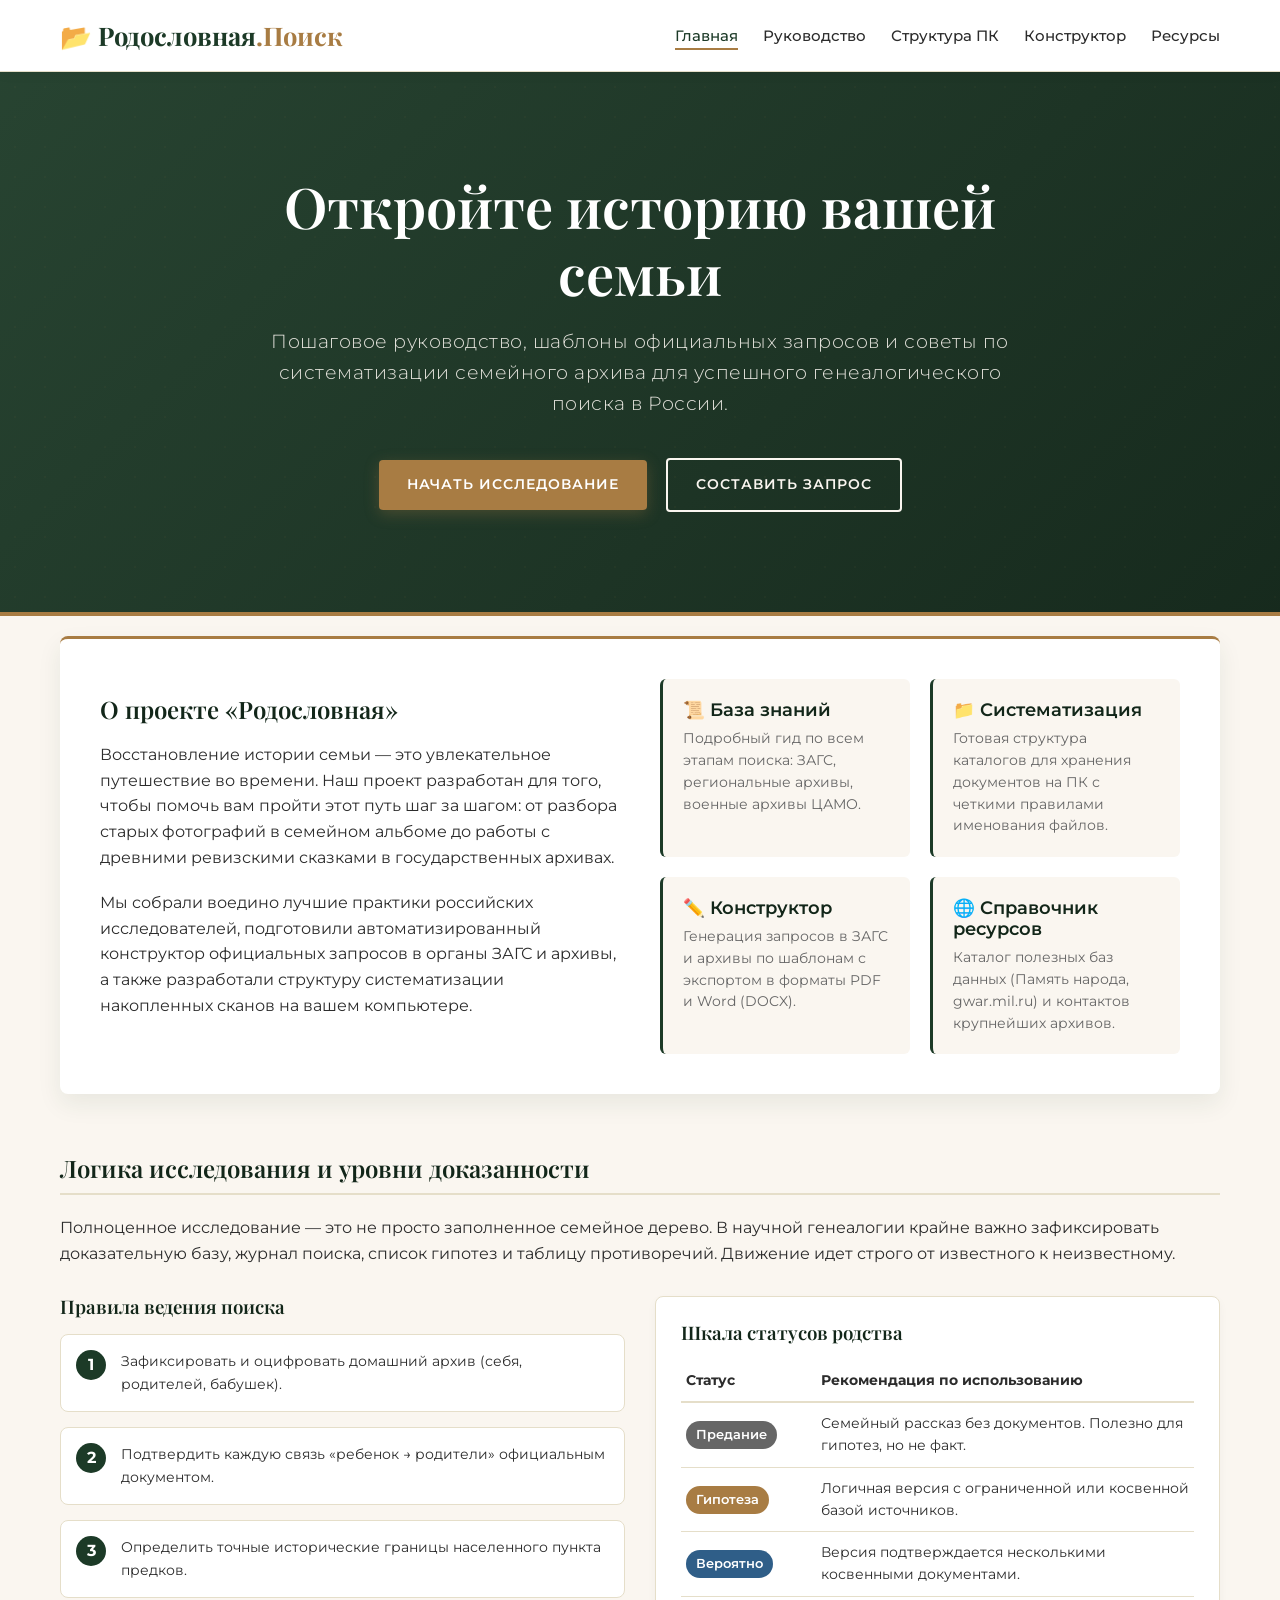
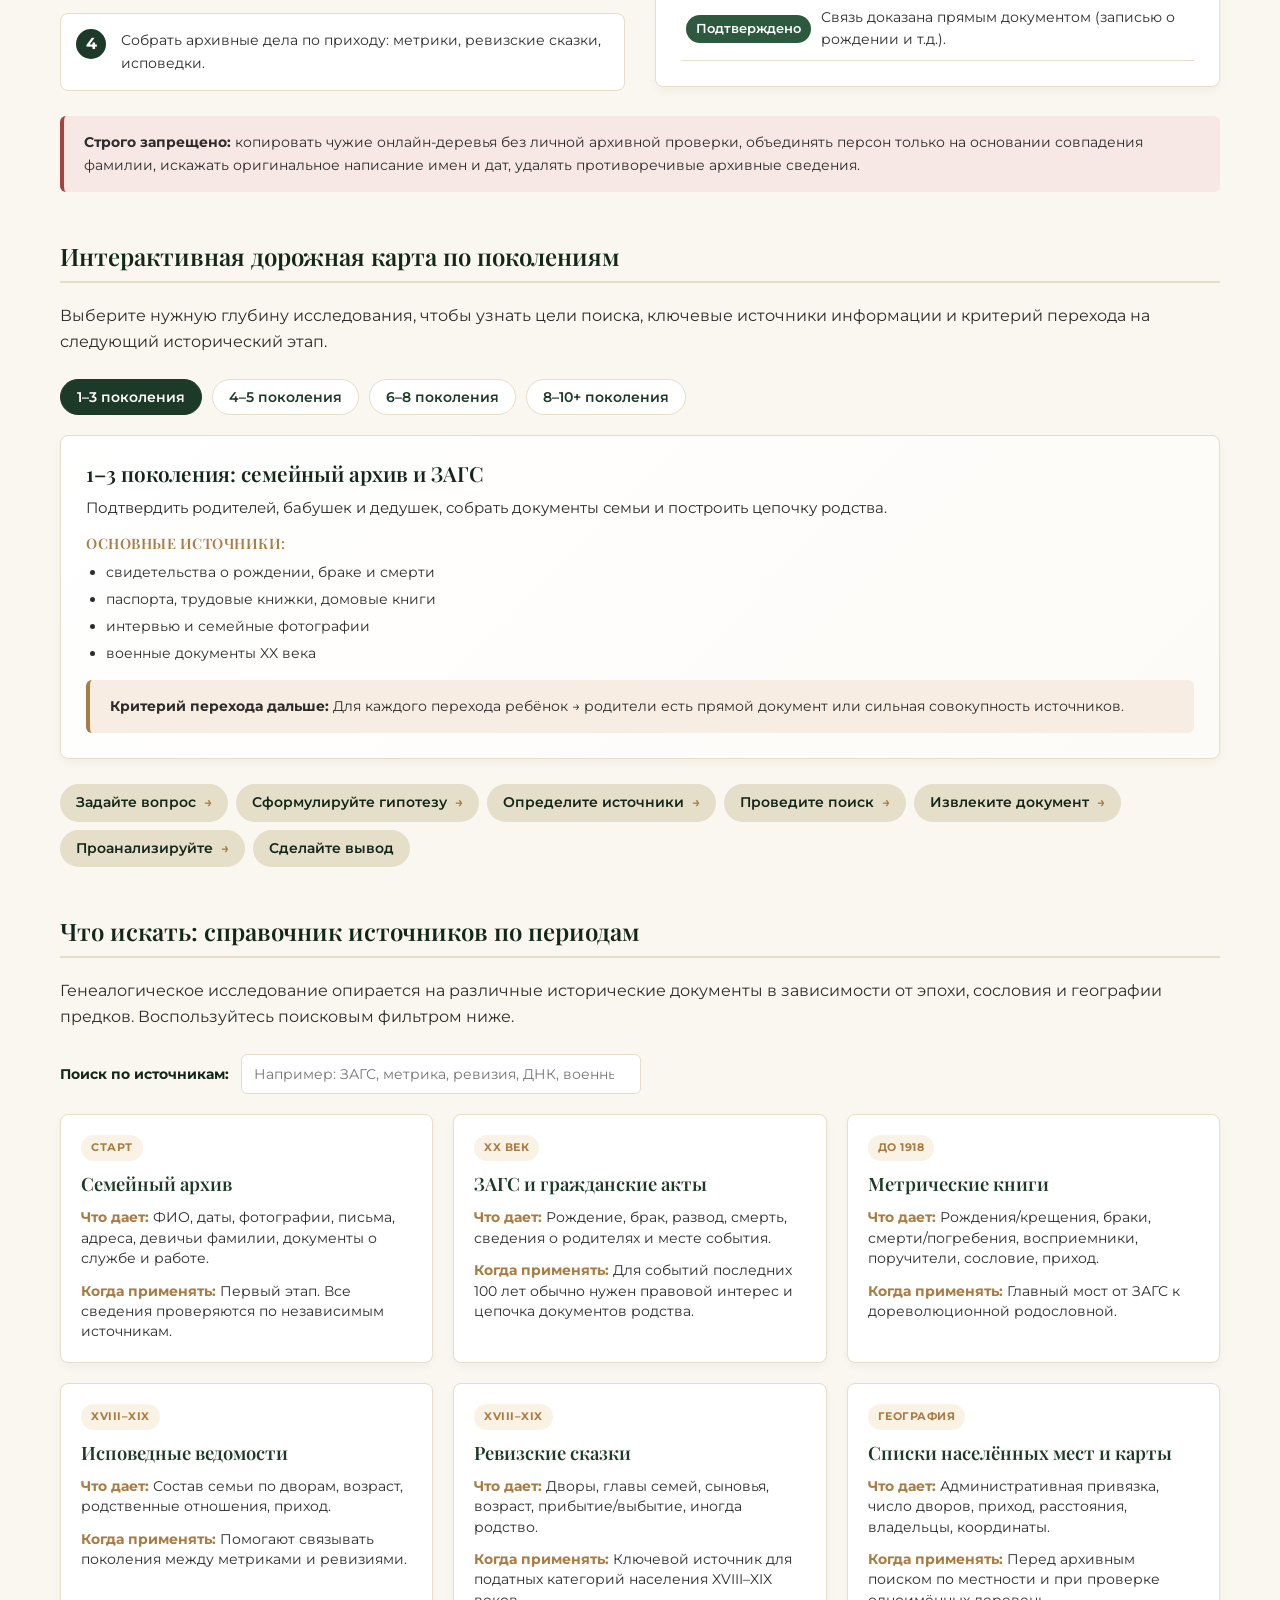
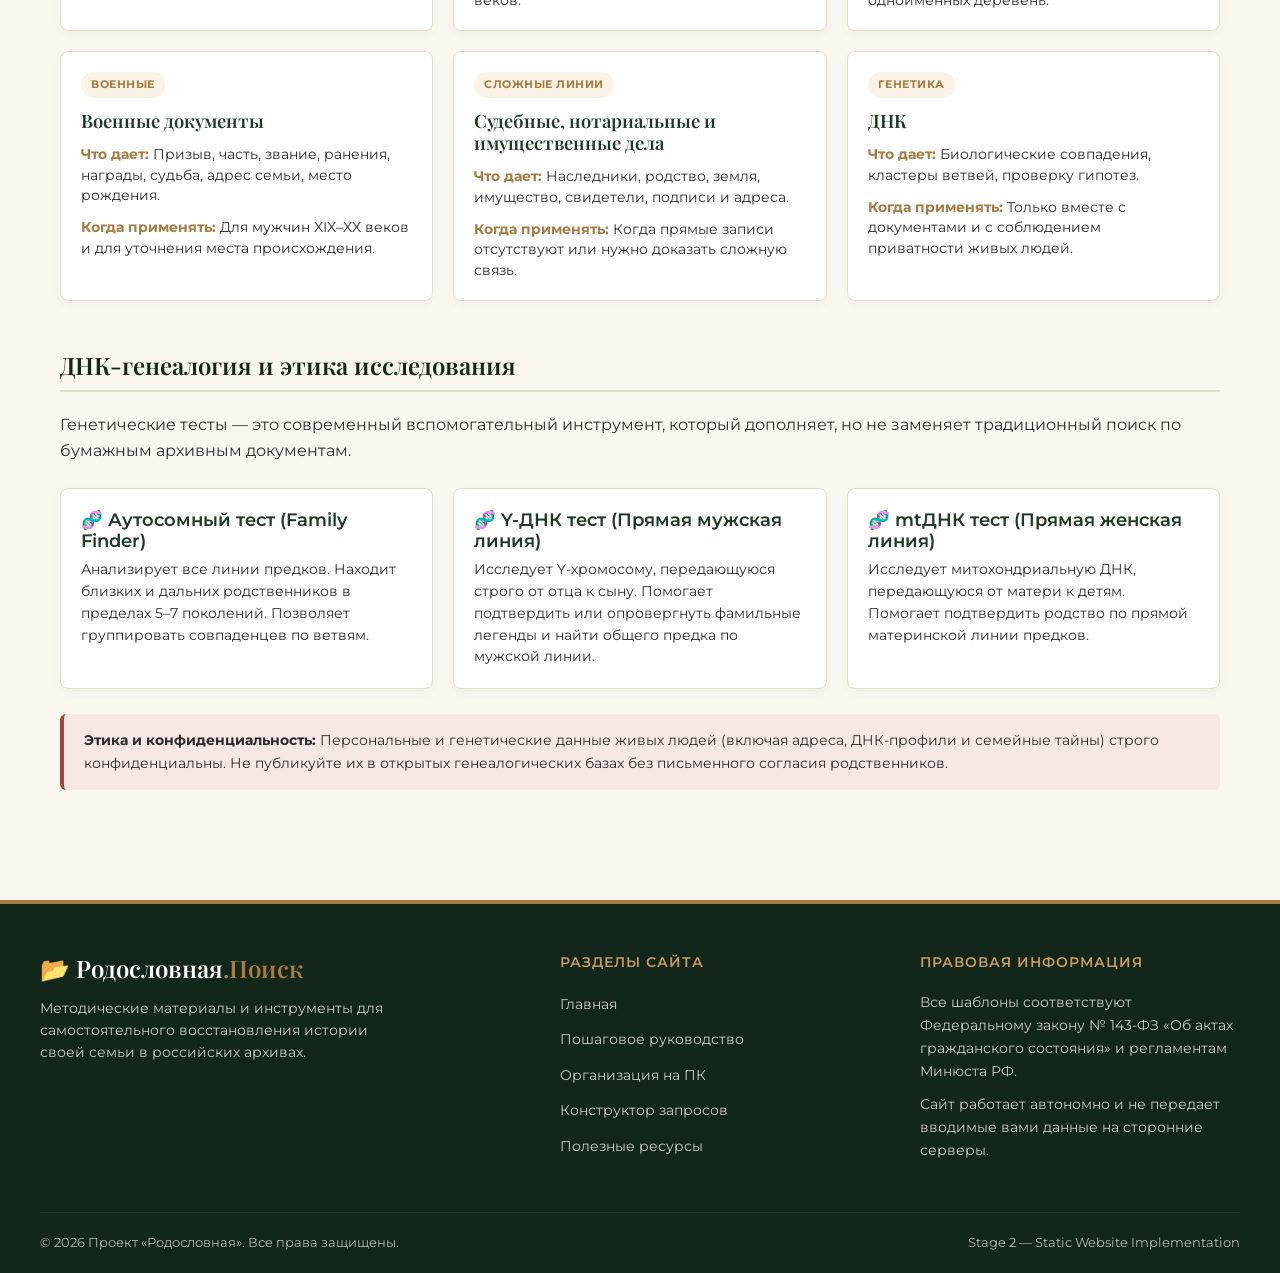
<file: index.html>
<!DOCTYPE html>
<html lang="ru">
<head>
    <meta charset="UTF-8">
    <meta name="viewport" content="width=device-width, initial-scale=1.0">
    <title>Родословная — Генеалогический поиск в России</title>
    <!-- Google Fonts -->
    <link rel="icon" href="./favicon.png" type="image/png">
    <link rel="stylesheet" href="./css/styles.css">
</head>
<body>

    <!-- Header -->
    <header>
        <div class="nav-container">
            <div class="logo">
                <a href="./index.html">📂 Родословная<span>.Поиск</span></a>
            </div>
            <nav>
                <ul class="nav-links">
                    <li><a href="./index.html" class="active">Главная</a></li>
                    <li><a href="./guide.html">Руководство</a></li>
                    <li><a href="./pc_structure.html">Структура ПК</a></li>
                    <li><a href="./templates.html">Конструктор</a></li>
                    <li><a href="./resources.html">Ресурсы</a></li>
                </ul>
            </nav>
            <button class="hamburger" aria-label="Открыть меню">
                <span></span>
                <span></span>
                <span></span>
            </button>
        </div>
    </header>

    <!-- Main Content -->
    <main>
        <!-- Premium Hero Section -->
        <section class="hero">
            <div class="hero-content">
                <h1>Откройте историю вашей семьи</h1>
                <p>Пошаговое руководство, шаблоны официальных запросов и советы по систематизации семейного архива для успешного генеалогического поиска в России.</p>
                <div class="hero-actions">
                    <a href="./guide.html" class="btn">Начать исследование</a>
                    <a href="./templates.html" class="btn btn-secondary">Составить запрос</a>
                </div>
            </div>
        </section>

        <div class="container">
            <!-- Home Intro Section -->
            <section class="home-intro">
                <div class="intro-grid">
                    <div class="intro-text">
                        <h2>О проекте «Родословная»</h2>
                        <p>Восстановление истории семьи — это увлекательное путешествие во времени. Наш проект разработан для того, чтобы помочь вам пройти этот путь шаг за шагом: от разбора старых фотографий в семейном альбоме до работы с древними ревизскими сказками в государственных архивах.</p>
                        <p>Мы собрали воедино лучшие практики российских исследователей, подготовили автоматизированный конструктор официальных запросов в органы ЗАГС и архивы, а также разработали структуру систематизации накопленных сканов на вашем компьютере.</p>
                    </div>
                    <div class="intro-highlights">
                        <div class="highlight-card">
                            <h3>📜 База знаний</h3>
                            <p>Подробный гид по всем этапам поиска: ЗАГС, региональные архивы, военные архивы ЦАМО.</p>
                        </div>
                        <div class="highlight-card">
                            <h3>📁 Систематизация</h3>
                            <p>Готовая структура каталогов для хранения документов на ПК с четкими правилами именования файлов.</p>
                        </div>
                        <div class="highlight-card">
                            <h3>✏️ Конструктор</h3>
                            <p>Генерация запросов в ЗАГС и архивы по шаблонам с экспортом в форматы PDF и Word (DOCX).</p>
                        </div>
                        <div class="highlight-card">
                            <h3>🌐 Справочник ресурсов</h3>
                            <p>Каталог полезных баз данных (Память народа, gwar.mil.ru) и контактов крупнейших архивов.</p>
                        </div>
                    </div>
                </div>
            </section>

            <!-- Logic & Status Scale Section -->
            <section style="margin-top: 50px; margin-bottom: 50px;">
                <h2 style="border-bottom: 2px solid var(--border-color); padding-bottom: 10px; margin-bottom: 20px;">Логика исследования и уровни доказанности</h2>
                <p style="margin-bottom: 30px;">Полноценное исследование — это не просто заполненное семейное дерево. В научной генеалогии крайне важно зафиксировать доказательную базу, журнал поиска, список гипотез и таблицу противоречий. Движение идет строго от известного к неизвестному.</p>
                <div class="intro-grid" style="align-items: start; gap: 30px;">
                    <div>
                        <h3>Правила ведения поиска</h3>
                        <ol class="steps" style="list-style: none; padding: 0; display: grid; gap: 15px; margin-top: 15px;">
                            <li style="display: flex; gap: 15px; align-items: flex-start; padding: 15px; border-radius: 8px; background-color: var(--bg-white); border: 1px solid var(--border-color);">
                                <span style="background-color: var(--primary-green); color: var(--bg-white); width: 30px; height: 30px; border-radius: 50%; display: grid; place-items: center; font-weight: 700; flex-shrink: 0;">1</span>
                                <p style="margin: 0; font-size: 0.9rem;">Зафиксировать и оцифровать домашний архив (себя, родителей, бабушек).</p>
                            </li>
                            <li style="display: flex; gap: 15px; align-items: flex-start; padding: 15px; border-radius: 8px; background-color: var(--bg-white); border: 1px solid var(--border-color);">
                                <span style="background-color: var(--primary-green); color: var(--bg-white); width: 30px; height: 30px; border-radius: 50%; display: grid; place-items: center; font-weight: 700; flex-shrink: 0;">2</span>
                                <p style="margin: 0; font-size: 0.9rem;">Подтвердить каждую связь «ребенок → родители» официальным документом.</p>
                            </li>
                            <li style="display: flex; gap: 15px; align-items: flex-start; padding: 15px; border-radius: 8px; background-color: var(--bg-white); border: 1px solid var(--border-color);">
                                <span style="background-color: var(--primary-green); color: var(--bg-white); width: 30px; height: 30px; border-radius: 50%; display: grid; place-items: center; font-weight: 700; flex-shrink: 0;">3</span>
                                <p style="margin: 0; font-size: 0.9rem;">Определить точные исторические границы населенного пункта предков.</p>
                            </li>
                            <li style="display: flex; gap: 15px; align-items: flex-start; padding: 15px; border-radius: 8px; background-color: var(--bg-white); border: 1px solid var(--border-color);">
                                <span style="background-color: var(--primary-green); color: var(--bg-white); width: 30px; height: 30px; border-radius: 50%; display: grid; place-items: center; font-weight: 700; flex-shrink: 0;">4</span>
                                <p style="margin: 0; font-size: 0.9rem;">Собрать архивные дела по приходу: метрики, ревизские сказки, исповедки.</p>
                            </li>
                        </ol>
                    </div>
                    <div style="background-color: var(--bg-white); padding: 25px; border-radius: 8px; border: 1px solid var(--border-color); box-shadow: var(--shadow-light); width: 100%;">
                        <h3>Шкала статусов родства</h3>
                        <table style="width: 100%; border-collapse: collapse; margin-top: 15px; font-size: 0.85rem;">
                            <thead>
                                <tr style="border-bottom: 2px solid var(--border-color); text-align: left;">
                                    <th style="padding: 10px 5px; font-weight: 700;">Статус</th>
                                    <th style="padding: 10px 5px; font-weight: 700;">Рекомендация по использованию</th>
                                </tr>
                            </thead>
                            <tbody>
                                <tr style="border-bottom: 1px solid var(--border-color);">
                                    <td style="padding: 10px 5px;"><span class="status legend">Предание</span></td>
                                    <td style="padding: 10px 5px;">Семейный рассказ без документов. Полезно для гипотез, но не факт.</td>
                                </tr>
                                <tr style="border-bottom: 1px solid var(--border-color);">
                                    <td style="padding: 10px 5px;"><span class="status hypothesis">Гипотеза</span></td>
                                    <td style="padding: 10px 5px;">Логичная версия с ограниченной или косвенной базой источников.</td>
                                </tr>
                                <tr style="border-bottom: 1px solid var(--border-color);">
                                    <td style="padding: 10px 5px;"><span class="status probable">Вероятно</span></td>
                                    <td style="padding: 10px 5px;">Версия подтверждается несколькими косвенными документами.</td>
                                </tr>
                                <tr style="border-bottom: 1px solid var(--border-color);">
                                    <td style="padding: 10px 5px;"><span class="status proven">Подтверждено</span></td>
                                    <td style="padding: 10px 5px;">Связь доказана прямым документом (записью о рождении и т.д.).</td>
                                </tr>
                            </tbody>
                        </table>
                    </div>
                </div>
                <div class="callout warning" style="margin-top: 25px;">
                    <strong>Строго запрещено:</strong> копировать чужие онлайн-деревья без личной архивной проверки, объединять персон только на основании совпадения фамилии, искажать оригинальное написание имен и дат, удалять противоречивые архивные сведения.
                </div>
            </section>

            <!-- Generation-Based Roadmap Section -->
            <section style="margin-top: 50px; margin-bottom: 50px;">
                <h2 style="border-bottom: 2px solid var(--border-color); padding-bottom: 10px; margin-bottom: 20px;">Интерактивная дорожная карта по поколениям</h2>
                <p style="margin-bottom: 25px;">Выберите нужную глубину исследования, чтобы узнать цели поиска, ключевые источники информации и критерий перехода на следующий исторический этап.</p>
                
                <div class="tabs">
                    <button class="tab active" type="button" data-stage="0">1–3 поколения</button>
                    <button class="tab" type="button" data-stage="1">4–5 поколения</button>
                    <button class="tab" type="button" data-stage="2">6–8 поколения</button>
                    <button class="tab" type="button" data-stage="3">8–10+ поколения</button>
                </div>
                
                <div class="stage-card" id="stageCard" aria-live="polite">
                    <!-- Dynamic content will be injected here -->
                </div>
                
                <div class="flow-strip" aria-label="Повторяемый цикл поиска">
                    <span>Задайте вопрос</span>
                    <span>Сформулируйте гипотезу</span>
                    <span>Определите источники</span>
                    <span>Проведите поиск</span>
                    <span>Извлеките документ</span>
                    <span>Проанализируйте</span>
                    <span>Сделайте вывод</span>
                </div>
            </section>

            <!-- Interactive Sources Cards Section -->
            <section style="margin-top: 50px; margin-bottom: 50px;">
                <h2 style="border-bottom: 2px solid var(--border-color); padding-bottom: 10px; margin-bottom: 20px;">Что искать: справочник источников по периодам</h2>
                <p style="margin-bottom: 25px;">Генеалогическое исследование опирается на различные исторические документы в зависимости от эпохи, сословия и географии предков. Воспользуйтесь поисковым фильтром ниже.</p>
                
                <div class="filter-row">
                    <label for="sourceFilter">Поиск по источникам:</label>
                    <input id="sourceFilter" type="search" placeholder="Например: ЗАГС, метрика, ревизия, ДНК, военные...">
                </div>
                
                <div class="card-grid" id="sourceCards">
                    <!-- Dynamic cards will be injected here -->
                </div>
            </section>

            <!-- DNA and Privacy Section -->
            <section style="margin-top: 50px; margin-bottom: 50px;">
                <h2 style="border-bottom: 2px solid var(--border-color); padding-bottom: 10px; margin-bottom: 20px;">ДНК-генеалогия и этика исследования</h2>
                <p style="margin-bottom: 25px;">Генетические тесты — это современный вспомогательный инструмент, который дополняет, но не заменяет традиционный поиск по бумажным архивным документам.</p>
                
                <div class="intro-highlights" style="grid-template-columns: repeat(auto-fit, minmax(260px, 1fr)); display: grid; gap: 20px;">
                    <div class="highlight-card" style="background-color: var(--bg-white); border: 1px solid var(--border-color); border-radius: 8px; padding: 20px; box-shadow: var(--shadow-light);">
                        <h3 style="font-size: 1.1rem; color: var(--primary-green); margin-bottom: 8px;">🧬 Аутосомный тест (Family Finder)</h3>
                        <p style="font-size: 0.85rem; color: var(--text-dark); margin: 0;">Анализирует все линии предков. Находит близких и дальних родственников в пределах 5–7 поколений. Позволяет группировать совпаденцев по ветвям.</p>
                    </div>
                    <div class="highlight-card" style="background-color: var(--bg-white); border: 1px solid var(--border-color); border-radius: 8px; padding: 20px; box-shadow: var(--shadow-light);">
                        <h3 style="font-size: 1.1rem; color: var(--primary-green); margin-bottom: 8px;">🧬 Y-ДНК тест (Прямая мужская линия)</h3>
                        <p style="font-size: 0.85rem; color: var(--text-dark); margin: 0;">Исследует Y-хромосому, передающуюся строго от отца к сыну. Помогает подтвердить или опровергнуть фамильные легенды и найти общего предка по мужской линии.</p>
                    </div>
                    <div class="highlight-card" style="background-color: var(--bg-white); border: 1px solid var(--border-color); border-radius: 8px; padding: 20px; box-shadow: var(--shadow-light);">
                        <h3 style="font-size: 1.1rem; color: var(--primary-green); margin-bottom: 8px;">🧬 mtДНК тест (Прямая женская линия)</h3>
                        <p style="font-size: 0.85rem; color: var(--text-dark); margin: 0;">Исследует митохондриальную ДНК, передающуюся от матери к детям. Помогает подтвердить родство по прямой материнской линии предков.</p>
                    </div>
                </div>
                
                <div class="callout warning" style="margin-top: 25px;">
                    <strong>Этика и конфиденциальность:</strong> Персональные и генетические данные живых людей (включая адреса, ДНК-профили и семейные тайны) строго конфиденциальны. Не публикуйте их в открытых генеалогических базах без письменного согласия родственников.
                </div>
            </section>
        </div>
    </main>

    <!-- Footer -->
    <footer>
        <div class="footer-content">
            <div class="footer-logo">
                <h3>📂 Родословная<span>.Поиск</span></h3>
                <p>Методические материалы и инструменты для самостоятельного восстановления истории своей семьи в российских архивах.</p>
            </div>
            <div class="footer-links">
                <h4>Разделы сайта</h4>
                <ul>
                    <li><a href="./index.html">Главная</a></li>
                    <li><a href="./guide.html">Пошаговое руководство</a></li>
                    <li><a href="./pc_structure.html">Организация на ПК</a></li>
                    <li><a href="./templates.html">Конструктор запросов</a></li>
                    <li><a href="./resources.html">Полезные ресурсы</a></li>
                </ul>
            </div>
            <div class="footer-contact">
                <h4>Правовая информация</h4>
                <p>Все шаблоны соответствуют Федеральному закону № 143-ФЗ «Об актах гражданского состояния» и регламентам Минюста РФ.</p>
                <p>Сайт работает автономно и не передает вводимые вами данные на сторонние серверы.</p>
            </div>
        </div>
        <div class="footer-bottom">
            <p>&copy; 2026 Проект «Родословная». Все права защищены.</p>
            <p>Stage 2 — Static Website Implementation</p>
        </div>
    </footer>

    <!-- Scripts -->
    <script src="./js/data.js"></script>
    <script src="./js/interactions.js"></script>
    <script src="./js/main.js"></script>
    <script>
        document.addEventListener('DOMContentLoaded', () => {
            if (window.FTInteractions) {
                window.FTInteractions.initStages();
                window.FTInteractions.initSources();
            }
        });
    </script>
</body>
</html>
</file>
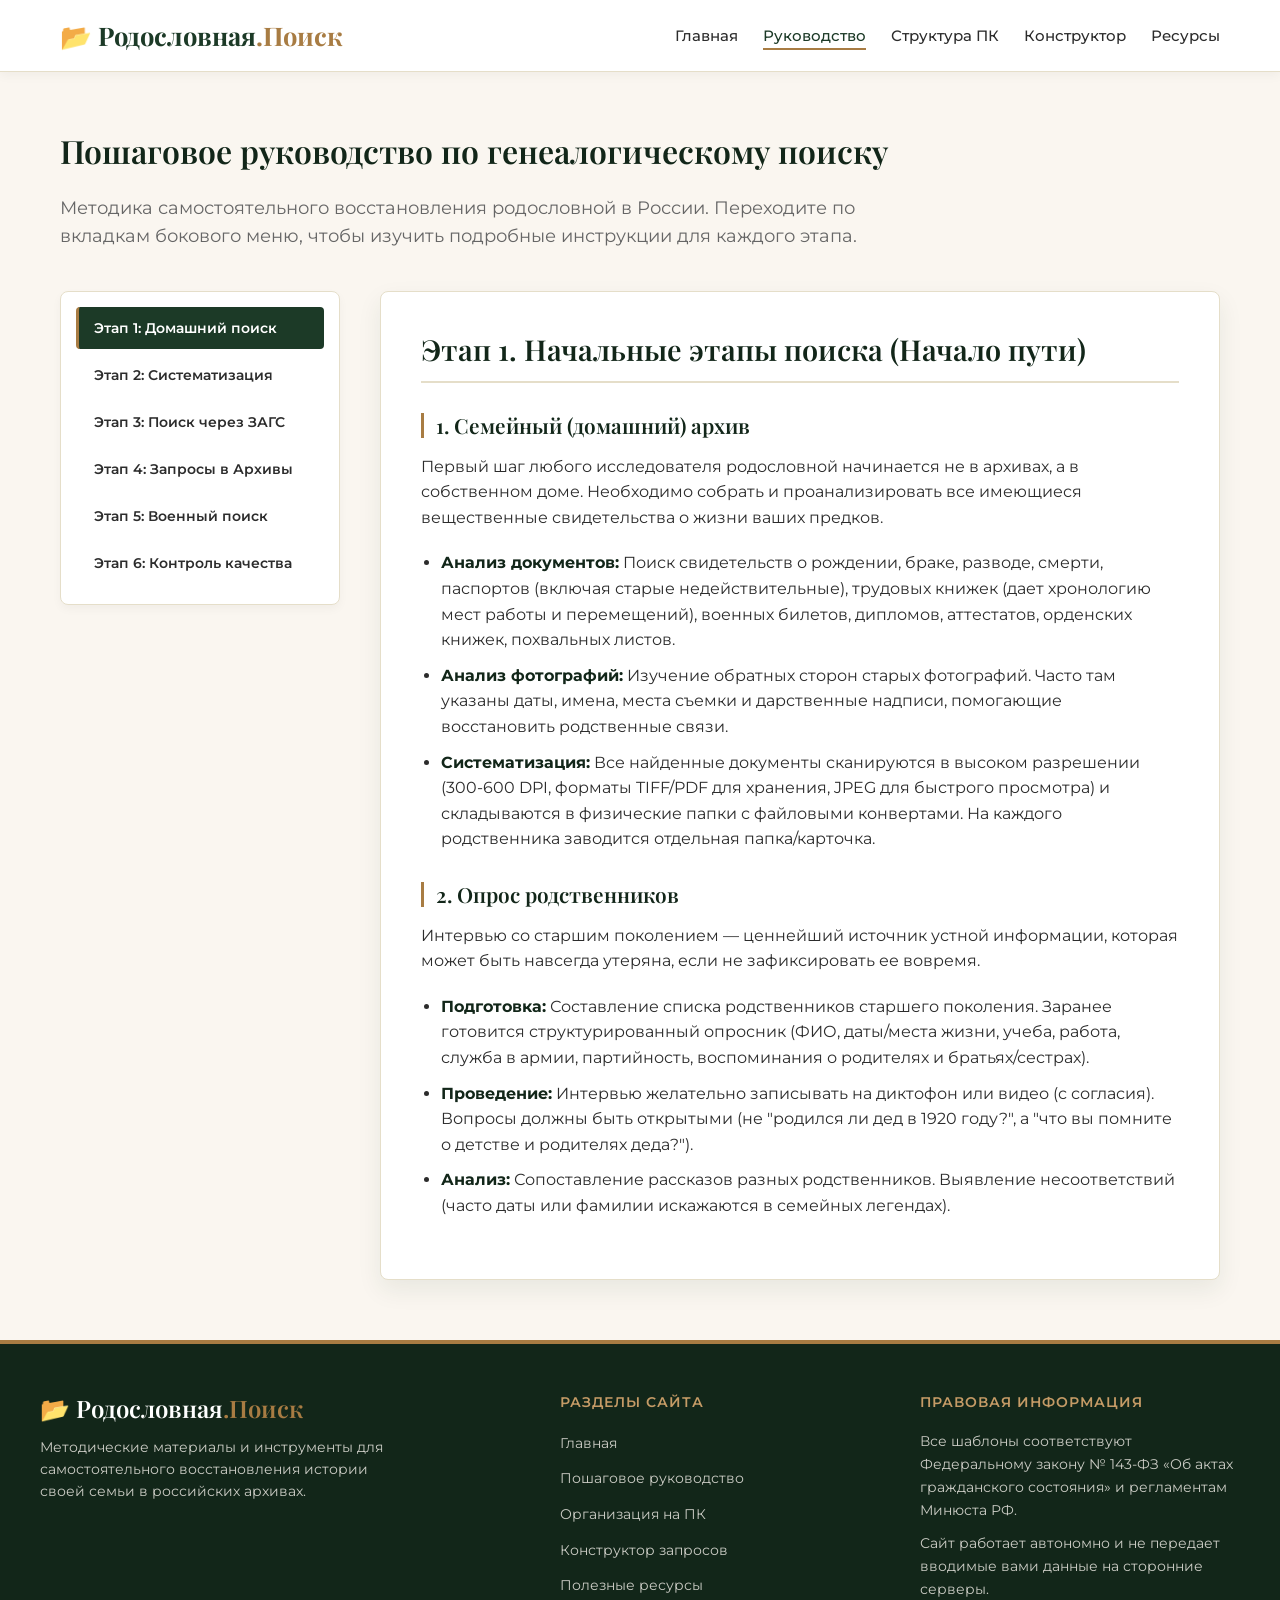
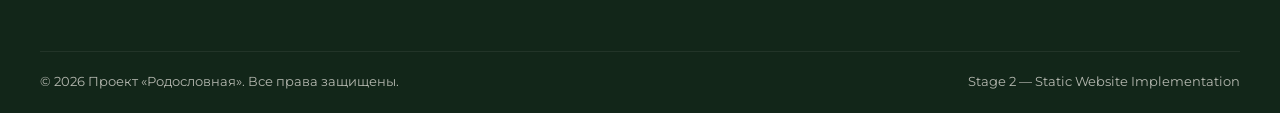
<file: guide.html>
<!DOCTYPE html>
<html lang="ru">
<head>
    <meta charset="UTF-8">
    <meta name="viewport" content="width=device-width, initial-scale=1.0">
    <title>Пошаговое руководство — Родословная</title>
    <link rel="icon" href="./favicon.png" type="image/png">
    <link rel="stylesheet" href="./css/styles.css">
</head>
<body>

    <!-- Header -->
    <header>
        <div class="nav-container">
            <div class="logo">
                <a href="./index.html">📂 Родословная<span>.Поиск</span></a>
            </div>
            <nav>
                <ul class="nav-links">
                    <li><a href="./index.html">Главная</a></li>
                    <li><a href="./guide.html" class="active">Руководство</a></li>
                    <li><a href="./pc_structure.html">Структура ПК</a></li>
                    <li><a href="./templates.html">Конструктор</a></li>
                    <li><a href="./resources.html">Ресурсы</a></li>
                </ul>
            </nav>
            <button class="hamburger" aria-label="Открыть меню">
                <span></span>
                <span></span>
                <span></span>
            </button>
        </div>
    </header>

    <!-- Main Content -->
    <main class="container">
        <h1>Пошаговое руководство по генеалогическому поиску</h1>
        <p class="page-desc">Методика самостоятельного восстановления родословной в России. Переходите по вкладкам бокового меню, чтобы изучить подробные инструкции для каждого этапа.</p>

        <div class="guide-layout">
            <!-- Sidebar navigation -->
            <aside class="guide-sidebar">
                <ul class="guide-menu">
                    <li class="guide-menu-item">
                        <button class="tab-btn active" data-target="stage1">Этап 1: Домашний поиск</button>
                    </li>
                    <li class="guide-menu-item">
                        <button class="tab-btn" data-target="stage2">Этап 2: Систематизация</button>
                    </li>
                    <li class="guide-menu-item">
                        <button class="tab-btn" data-target="stage3">Этап 3: Поиск через ЗАГС</button>
                    </li>
                    <li class="guide-menu-item">
                        <button class="tab-btn" data-target="stage4">Этап 4: Запросы в Архивы</button>
                    </li>
                    <li class="guide-menu-item">
                        <button class="tab-btn" data-target="stage5">Этап 5: Военный поиск</button>
                    </li>
                    <li class="guide-menu-item">
                        <button class="tab-btn" data-target="stage6">Этап 6: Контроль качества</button>
                    </li>
                </ul>
            </aside>

            <!-- Guide Content Areas -->
            <div class="guide-content-wrapper">
                
                <!-- Stage 1 -->
                <section id="stage1" class="guide-tab-panel active">
                    <h2>Этап 1. Начальные этапы поиска (Начало пути)</h2>
                    
                    <h3>1. Семейный (домашний) архив</h3>
                    <p>Первый шаг любого исследователя родословной начинается не в архивах, а в собственном доме. Необходимо собрать и проанализировать все имеющиеся вещественные свидетельства о жизни ваших предков.</p>
                    
                    <ul>
                        <li><strong>Анализ документов:</strong> Поиск свидетельств о рождении, браке, разводе, смерти, паспортов (включая старые недействительные), трудовых книжек (дает хронологию мест работы и перемещений), военных билетов, дипломов, аттестатов, орденских книжек, похвальных листов.</li>
                        <li><strong>Анализ фотографий:</strong> Изучение обратных сторон старых фотографий. Часто там указаны даты, имена, места съемки и дарственные надписи, помогающие восстановить родственные связи.</li>
                        <li><strong>Систематизация:</strong> Все найденные документы сканируются в высоком разрешении (300-600 DPI, форматы TIFF/PDF для хранения, JPEG для быстрого просмотра) и складываются в физические папки с файловыми конвертами. На каждого родственника заводится отдельная папка/карточка.</li>
                    </ul>

                    <h3>2. Опрос родственников</h3>
                    <p>Интервью со старшим поколением — ценнейший источник устной информации, которая может быть навсегда утеряна, если не зафиксировать ее вовремя.</p>
                    
                    <ul>
                        <li><strong>Подготовка:</strong> Составление списка родственников старшего поколения. Заранее готовится структурированный опросник (ФИО, даты/места жизни, учеба, работа, служба в армии, партийность, воспоминания о родителях и братьях/сестрах).</li>
                        <li><strong>Проведение:</strong> Интервью желательно записывать на диктофон или видео (с согласия). Вопросы должны быть открытыми (не "родился ли дед в 1920 году?", а "что вы помните о детстве и родителях деда?").</li>
                        <li><strong>Анализ:</strong> Сопоставление рассказов разных родственников. Выявление несоответствий (часто даты или фамилии искажаются в семейных легендах).</li>
                    </ul>
                </section>

                <!-- Stage 2 -->
                <section id="stage2" class="guide-tab-panel">
                    <h2>Этап 2. Организация структуры хранения на ПК</h2>
                    <p>Систематизация файлов — залог успешного исследования. Бессистемное накопление сканов приводит к потере информации и путанице.</p>
                    
                    <ul>
                        <li><strong>Основной принцип:</strong> одна ветка/фамилия — одна папка, внутри — папки по поколениям или конкретным лицам.</li>
                        <li><strong>Стандартизация именования файлов:</strong> имя файла должно строиться по шаблону <code>ГГГГММДД_[Фамилия]_[Имя]_[ТипДокумента]_[Описание]</code>. Например: <code>19430512_Иванов_Иван_СправкаОСмерти_ЗАГС.pdf</code>. Это обеспечивает автоматическую сортировку по хронологии.</li>
                    </ul>
                    
                    <div class="alert-box">
                        <h4>💡 Рекомендации по датировке и неизвестным данным</h4>
                        <p>Если точная дата документа или события неизвестна, используйте <code>00</code> вместо отсутствующих месяцев или дней. Например, если известен только год события (1943 г.), файл можно назвать <code>19430000_Иванов_Иван_...</code>. Если известна только примерная дата (например, 1940-е годы), допускается использовать placeholders вида <code>194X</code>. При неизвестных именах или датах в структуре каталогов указывайте значение <strong>«Неизвестно»</strong>.</p>
                    </div>

                    <p>Подробный интерактивный каталог структуры папок и примеры именования представлены на странице <a href="./pc_structure.html">«Структура ПК»</a>.</p>

                    <h3 style="margin-top: 30px;">3. Полный цикл обработки документов</h3>
                    <p>Каждый найденный документ должен пройти стандартизированный цикл обработки, прежде чем содержащиеся в нем данные будут перенесены в семейное дерево:</p>
                    <ol class="steps" style="list-style: none; padding: 0; display: grid; gap: 12px; margin-top: 15px; margin-bottom: 30px;">
                        <li style="display: flex; gap: 12px; align-items: flex-start; padding: 12px; border-radius: 8px; background-color: var(--bg-white); border: 1px solid var(--border-color); font-size: 0.85rem;">
                            <span style="background-color: var(--primary-green); color: var(--bg-white); width: 26px; height: 26px; border-radius: 50%; display: grid; place-items: center; font-weight: 700; flex-shrink: 0; font-size: 0.75rem;">1</span>
                            <p style="margin: 0;"><strong>Получение и шифр:</strong> Фиксация происхождения документа (архивный шифр: архив, фонд, опись, дело, лист или адрес сайта/устного источника).</p>
                        </li>
                        <li style="display: flex; gap: 12px; align-items: flex-start; padding: 12px; border-radius: 8px; background-color: var(--bg-white); border: 1px solid var(--border-color); font-size: 0.85rem;">
                            <span style="background-color: var(--primary-green); color: var(--bg-white); width: 26px; height: 26px; border-radius: 50%; display: grid; place-items: center; font-weight: 700; flex-shrink: 0; font-size: 0.75rem;">2</span>
                            <p style="margin: 0;"><strong>Мастер-копия:</strong> Сохранение исходного скана/фотографии в неизменном виде в папку <code>SourceFiles</code> (это эталон для проверки в будущем).</p>
                        </li>
                        <li style="display: flex; gap: 12px; align-items: flex-start; padding: 12px; border-radius: 8px; background-color: var(--bg-white); border: 1px solid var(--border-color); font-size: 0.85rem;">
                            <span style="background-color: var(--primary-green); color: var(--bg-white); width: 26px; height: 26px; border-radius: 50%; display: grid; place-items: center; font-weight: 700; flex-shrink: 0; font-size: 0.75rem;">3</span>
                            <p style="margin: 0;"><strong>Рабочая копия:</strong> Улучшение читаемости изображения (повышение контраста, яркости, кадрирование) для удобства расшифровки.</p>
                        </li>
                        <li style="display: flex; gap: 12px; align-items: flex-start; padding: 12px; border-radius: 8px; background-color: var(--bg-white); border: 1px solid var(--border-color); font-size: 0.85rem;">
                            <span style="background-color: var(--primary-green); color: var(--bg-white); width: 26px; height: 26px; border-radius: 50%; display: grid; place-items: center; font-weight: 700; flex-shrink: 0; font-size: 0.75rem;">4</span>
                            <p style="margin: 0;"><strong>Транскрипция (расшифровка):</strong> Создание дословной буквенной расшифровки рукописного текста (дипломатическая транскрипция с сохранением особенностей орфографии).</p>
                        </li>
                        <li style="display: flex; gap: 12px; align-items: flex-start; padding: 12px; border-radius: 8px; background-color: var(--bg-white); border: 1px solid var(--border-color); font-size: 0.85rem;">
                            <span style="background-color: var(--primary-green); color: var(--bg-white); width: 26px; height: 26px; border-radius: 50%; display: grid; place-items: center; font-weight: 700; flex-shrink: 0; font-size: 0.75rem;">5</span>
                            <p style="margin: 0;"><strong>Извлечение фактов:</strong> Выделение конкретных событий (рождение, смерть, брак), дат, имен родителей, крестных, свидетелей и их сословий.</p>
                        </li>
                        <li style="display: flex; gap: 12px; align-items: flex-start; padding: 12px; border-radius: 8px; background-color: var(--bg-white); border: 1px solid var(--border-color); font-size: 0.85rem;">
                            <span style="background-color: var(--primary-green); color: var(--bg-white); width: 26px; height: 26px; border-radius: 50%; display: grid; place-items: center; font-weight: 700; flex-shrink: 0; font-size: 0.75rem;">6</span>
                            <p style="margin: 0;"><strong>Оценка надежности:</strong> Проверка подлинности и первичности информации. Оформление цитаты по генеалогическим стандартам.</p>
                        </li>
                    </ol>

                    <h3>4. Стандарты оцифровки материалов</h3>
                    <p style="margin-bottom: 15px;">Чтобы избежать потери важных деталей (водяных знаков, мелких надписей, текстуры), придерживайтесь следующих правил сканирования семейных документов:</p>
                    <table class="naming-table" style="width: 100%; font-size: 0.85rem; border-collapse: collapse; margin-bottom: 30px;">
                        <thead>
                            <tr style="background-color: #f6eddf; border-bottom: 2px solid var(--border-color); text-align: left;">
                                <th style="padding: 10px; font-weight: 700;">Тип материала</th>
                                <th style="padding: 10px; font-weight: 700;">Параметры сканирования</th>
                                <th style="padding: 10px; font-weight: 700;">Практический совет</th>
                            </tr>
                        </thead>
                        <tbody>
                            <tr style="border-bottom: 1px solid var(--border-color);">
                                <td style="padding: 10px; font-weight: 600;">Современные справки и свидетельства</td>
                                <td style="padding: 10px;">300–400 ppi, PDF/A или качественный цветной JPEG.</td>
                                <td style="padding: 10px;">Никогда не обрезайте края документа и печати; сканируйте лист целиком.</td>
                            </tr>
                            <tr style="border-bottom: 1px solid var(--border-color);">
                                <td style="padding: 10px; font-weight: 600;">Старые фотографии</td>
                                <td style="padding: 10px;">600–1200 ppi, формат TIFF для архива, JPEG для просмотра.</td>
                                <td style="padding: 10px;">Обязательно сканируйте оборотную сторону фото, даже если она кажется пустой.</td>
                            </tr>
                            <tr style="border-bottom: 1px solid var(--border-color);">
                                <td style="padding: 10px; font-weight: 600;">Архивные дела и дела из ведомств</td>
                                <td style="padding: 10px;">Цветное фото высокого разрешения при хорошем дневном свете.</td>
                                <td style="padding: 10px;">Сфотографируйте сначала обложку архивного дела, а затем страницы с номерами листов.</td>
                            </tr>
                            <tr style="border-bottom: 1px solid var(--border-color);">
                                <td style="padding: 10px; font-weight: 600;">Аудиозаписи устных интервью</td>
                                <td style="padding: 10px;">Частота дискретизации 44.1–48 кГц, моно/стерео, формат WAV.</td>
                                <td style="padding: 10px;">Сделайте текстовую расшифровку с метаданными (кто, кого опрашивал, дата).</td>
                            </tr>
                        </tbody>
                    </table>
                </section>

                <!-- Stage 3 -->
                <section id="stage3" class="guide-tab-panel">
                    <h2>Этап 3. Органы ЗАГС (Запросы и подтверждение родства)</h2>
                    
                    <h3>1. Сроки хранения документов</h3>
                    <p>Органы ЗАГС хранят записи актов гражданского состояния за последние <strong>100 лет</strong> (согласно ст. 77 ФЗ № 143-ФЗ "Об актах гражданского состояния"). Записи старше 100 лет (до 1925-1926 гг.) передаются на хранение в государственные региональные архивы.</p>
                    
                    <h3>2. Правила подтверждения родства</h3>
                    <p>Чтобы получить сведения о рождении, браке или смерти умершего родственника в органах ЗАГС, заявитель должен доказать свою <strong>прямую родственную связь</strong> с ним.</p>
                    
                    <div class="alert-box">
                        <h4>Пример цепочки документов для запроса о бабушке по материнской линии:</h4>
                        <ol style="padding-left: 20px; color: #5c4033; font-size: 0.9rem;">
                            <li>Паспорт заявителя.</li>
                            <li>Свидетельство о рождении заявителя (подтверждает мать).</li>
                            <li>Свидетельство о браке матери (если менялась девичья фамилия).</li>
                            <li>Свидетельство о рождении матери (подтверждает бабушку).</li>
                            <li>Свидетельство о смерти бабушки.</li>
                        </ol>
                    </div>

                    <h3>3. Типы документов и пошлины (ст. 333.26 Налогового кодекса РФ)</h3>
                    <ul>
                        <li><strong>Повторное свидетельство</strong> (выдается на бланке строгой отчетности, содержит минимум информации): пошлина <strong>350 рублей</strong>.</li>
                        <li><strong>Справка об акте гражданского состояния</strong> (содержит графу "Иные сведения"): пошлина <strong>200 рублей</strong>.</li>
                        <li><strong>Важнейший генеалогический лайфхак:</strong> Всегда запрашивайте именно <strong>Справку с иными сведениями</strong> (например, Справка о рождении по Форме № 4, Справка о смерти по Форме № 12). В эти справки сотрудники ЗАГС по вашему заявлению обязаны внести дополнительные примечания из оригинальной рукописной книги регистрации (место работы, точный адрес проживания, причина смерти, кто заявил о событии, состав свидетелей и т.д.).</li>
                    </ul>

                    <h3>4. Подача запроса</h3>
                    <p>Запрос можно отправить тремя основными способами:</p>
                    <ul>
                        <li>Через Единый портал <strong>Госуслуг</strong> (выдача в любом удобном ЗАГС).</li>
                        <li><strong>Личным визитом</strong> в любой орган ЗАГС (сейчас действует принцип экстерриториальности).</li>
                        <li><strong>Почтой России</strong> в адрес конкретного ЗАГС (если запрос идет в другой регион, ответ присылается в ЗАГС по месту жительства заявителя, где нужно будет предъявить документы о родстве и оплатить пошлину).</li>
                    </ul>
                </section>

                <!-- Stage 4 -->
                <section id="stage4" class="guide-tab-panel">
                    <h2>Этап 4. Государственные и федеральные архивы (до 1917–1925 гг.)</h2>
                    
                    <h3>1. Основные типы генеалогических источников</h3>
                    <ul>
                        <li><strong>Метрические книги (МК):</strong> Велись приходским духовенством до 1918 года. Состоят из трех частей: о родившихся (дата рождения и крещения, сословие, родители, крестные), о бракосочетавшихся (дата, жених и невеста, возраст, сословие, поручители), о умерших (дата смерти и погребения, причина, место погребения).</li>
                        <li><strong>Ревизские сказки (РС):</strong> Материалы переписей податного населения Российской Империи. Всего было 10 ревизий (с 1719 по 1858 годы). Содержат списки семей с указанием возраста на момент текущей и предыдущей ревизии, перемещений.</li>
                        <li><strong>Исповедные ведомости (ИВ):</strong> Ежегодные списки прихожан церкви, составлявшиеся священником. Фиксировали состав семьи, возраст и факт прохождения исповеди и причастия.</li>
                        <li><strong>Переписные листы Первой всеобщей переписи населения 1897 года:</strong> Содержат подробнейшие карточки на каждого жителя империи (род занятий, грамотность, язык, место рождения). Сохранились фрагментарно.</li>
                    </ul>

                    <h3>2. Федеральные архивы</h3>
                    <ul>
                        <li><strong>РГАДА</strong> (Российский государственный архив древних актов, Москва): Генеалогия до конца XVIII века. Фонды Поместного приказа, ландратские переписи, ревизии 1-3.</li>
                        <li><strong>РГИА</strong> (Российский государственный исторический архив, С.-Петербург): Родословные книги дворянских собраний, личные дела чиновников империи.</li>
                        <li><strong>ГАРФ</strong> (Государственный архив РФ, Москва): Документы советского периода, личные дела, списки раскулаченных, репрессированных.</li>
                    </ul>

                    <h3>3. Региональные архивы (архивы субъектов РФ)</h3>
                    <p>Примеры: <strong>ГАСО</strong> (Государственный архив Свердловской области), <strong>ГАТО</strong> (Государственный архив Томской области), <strong>ЦГИА СПб</strong> (Центральный государственный исторический архив Санкт-Петербурга). Хранят метрические книги церквей губернии/области, ревизские сказки по уездам, документы волостных правлений.</p>

                    <h3>4. Как отправить запрос</h3>
                    <p>Запросы делятся на социально-правовые (бесплатные: о подтверждении стажа, репрессиях) и тематические/генеалогические (платные). Способы отправки: через форму на сайте архива (многие архивы имеют ГИС/АИС), по электронной почте или заказным письмом.</p>
                    <p>В запросе важно указать ФИО искомого лица, примерные годы события, сословие (крестьяне, мещане, дворяне), точное географическое положение (губерния, уезд, волость, село/деревня, приход церкви).</p>

                    <h3 style="margin-top: 30px;">5. Исследование истории населенного пункта (География поиска)</h3>
                    <p style="margin-bottom: 15px;">В российских архивах дела систематизированы в первую очередь по географическому признаку. Один и тот же населенный пункт на протяжении XIX–XX веков мог неоднократно менять свое административно-территориальное деление (губернию, уезд, волость, приход церкви). Для успешного архивного поиска выполните следующие действия:</p>
                    
                    <div class="timeline-list">
                        <article>
                            <span>1</span>
                            <div>
                                <h3>Соберите варианты названия</h3>
                                <p>Зафиксируйте все исторические написания названия деревни, варианты с припиской «тож» (например, «Ивановка, Косулино тож»), а также современные названия и статус (село, деревня, хутор, поселок).</p>
                            </div>
                        </article>
                        <article>
                            <span>2</span>
                            <div>
                                <h3>Определите историческую юрисдикцию</h3>
                                <p>Установите, к какой губернии, уезду и волости относился населенный пункт на момент совершения исторического события (например, на 1890 год).</p>
                            </div>
                        </article>
                        <article>
                            <span>3</span>
                            <div>
                                <h3>Найдите приходскую церковь</h3>
                                <p>Узнайте, в каком селе находилась приходская церковь, в которой крестили, венчали и отпевали жителей интересующей вас деревни. Помогут епархиальные справочники.</p>
                            </div>
                        </article>
                        <article>
                            <span>4</span>
                            <div>
                                <h3>Изучите старые карты и соседние села</h3>
                                <p>С помощью порталов сравнения старых карт (например, EtoMesto) определите точное положение деревни. Выпишите все соседние села в радиусе 10–15 км, так как браки часто заключались с жителями соседних приходов.</p>
                            </div>
                        </article>
                        <article>
                            <span>5</span>
                            <div>
                                <h3>Составьте карту архивных источников</h3>
                                <p>Выпишите, в каких архивах и фондах хранятся метрические книги прихода, ревизские сказки волости и списки избирателей или жителей уезда.</p>
                            </div>
                        </article>
                    </div>
                </section>

                <!-- Stage 5 -->
                <section id="stage5" class="guide-tab-panel">
                    <h2>Этап 5. Военные архивы</h2>
                    
                    <h3>1. ЦАМО РФ (Центральный архив Министерства обороны РФ, г. Подольск)</h3>
                    <p>Хранит документы советской армии со времен Великой Отечественной войны (1941–1945 гг.) и до наших дней.</p>
                    <ul>
                        <li><strong>Что искать:</strong> Учетно-послужные карты офицеров (УПК содержит фото, послужной список, звания, награды), личные дела офицеров, наградные листы с описанием подвигов, приказы по частям, медицинские карты раненых (филиал военно-медицинских документов в СПб).</li>
                        <li><strong>Как искать:</strong> Сначала проверяются открытые базы данных <strong>"Память народа"</strong>, <strong>"Подвиг народа"</strong>, <strong>"ОБД Мемориал"</strong>. Если информации недостаточно, отправляется письменный запрос в ЦАМО (для ознакомления с личным делом офицера требуется подтверждение родства).</li>
                    </ul>

                    <h3>2. РГВИА (Российский государственный военно-исторический архив, Москва)</h3>
                    <p>Хранит документы армии Российской империи до 1918 года (Первая мировая война, Русско-японская, Отечественная война 1812 г. и др.).</p>
                    <ul>
                        <li><strong>Что искать:</strong> Послужные списки офицеров, списки нижних чинов, документы полков, наградные документы. По Первой мировой войне работает портал <strong>gwar.mil.ru</strong>.</li>
                    </ul>

                    <h3>3. РГВА (Российский государственный военный архив, Москва)</h3>
                    <p>Хранит документы Красной Армии (1918–1940 гг.), Гражданской войны, советско-финской войны, войск ВЧК-ОГПУ-НКВД-МВД.</p>
                </section>

                <!-- Stage 6: Quality Control & Errors -->
                <section id="stage6" class="guide-tab-panel">
                    <h2>Контроль качества и типичные ошибки</h2>
                    <p class="page-desc">Процесс генеалогического поиска требует аккуратности и постоянной самопроверки. Используйте интерактивные инструменты ниже, чтобы проверить свои выводы и ознакомиться с решениями частых проблем.</p>

                    <div class="checklist-card">
                        <h3>Чек-лист подтверждения родственной связи</h3>
                        <p>Используйте этот чек-лист для проверки каждого колена вашего дерева (перехода ребенок → родители). Выбранное состояние чекбоксов автоматически сохраняется в вашем браузере.</p>
                        <div id="proofChecklist" class="checklist">
                            <!-- Checkboxes will be injected dynamically -->
                        </div>
                    </div>

                    <div style="margin-top: 40px;">
                        <h3>Типичные ошибки исследователей</h3>
                        <p style="margin-bottom: 15px; font-size: 0.9rem; color: var(--text-muted);">Разверните интересующий пункт, чтобы увидеть описание частой ошибки новичков и профессиональный метод ее решения.</p>
                        <div class="accordion" id="errorAccordion">
                            <!-- Accordion items will be injected dynamically -->
                        </div>
                    </div>
                </section>

            </div>
        </div>
    </main>

    <!-- Footer -->
    <footer>
        <div class="footer-content">
            <div class="footer-logo">
                <h3>📂 Родословная<span>.Поиск</span></h3>
                <p>Методические материалы и инструменты для самостоятельного восстановления истории своей семьи в российских архивах.</p>
            </div>
            <div class="footer-links">
                <h4>Разделы сайта</h4>
                <ul>
                    <li><a href="./index.html">Главная</a></li>
                    <li><a href="./guide.html">Пошаговое руководство</a></li>
                    <li><a href="./pc_structure.html">Организация на ПК</a></li>
                    <li><a href="./templates.html">Конструктор запросов</a></li>
                    <li><a href="./resources.html">Полезные ресурсы</a></li>
                </ul>
            </div>
            <div class="footer-contact">
                <h4>Правовая информация</h4>
                <p>Все шаблоны соответствуют Федеральному закону № 143-ФЗ «Об актах гражданского состояния» и регламентам Минюста РФ.</p>
                <p>Сайт работает автономно и не передает вводимые вами данные на сторонние серверы.</p>
            </div>
        </div>
        <div class="footer-bottom">
            <p>&copy; 2026 Проект «Родословная». Все права защищены.</p>
            <p>Stage 2 — Static Website Implementation</p>
        </div>
    </footer>

    <!-- Scripts -->
    <script src="./js/data.js"></script>
    <script src="./js/interactions.js"></script>
    <script src="./js/main.js"></script>
    <script>
        document.addEventListener('DOMContentLoaded', () => {
            const tabBtns = document.querySelectorAll('.tab-btn');
            const tabPanels = document.querySelectorAll('.guide-tab-panel');

            tabBtns.forEach(btn => {
                btn.addEventListener('click', () => {
                    // Remove active classes
                    tabBtns.forEach(b => b.classList.remove('active'));
                    tabPanels.forEach(p => p.classList.remove('active'));

                    // Add active class to clicked button
                    btn.classList.add('active');

                    // Show target content panel
                    const targetId = btn.getAttribute('data-target');
                    const targetPanel = document.getElementById(targetId);
                    if (targetPanel) {
                        targetPanel.classList.add('active');
                    }
                });
            });

            // Initialize widgets
            if (window.FTInteractions) {
                window.FTInteractions.initChecklist();
                window.FTInteractions.initAccordion();
            }
        });
    </script>
</body>
</html>
</file>
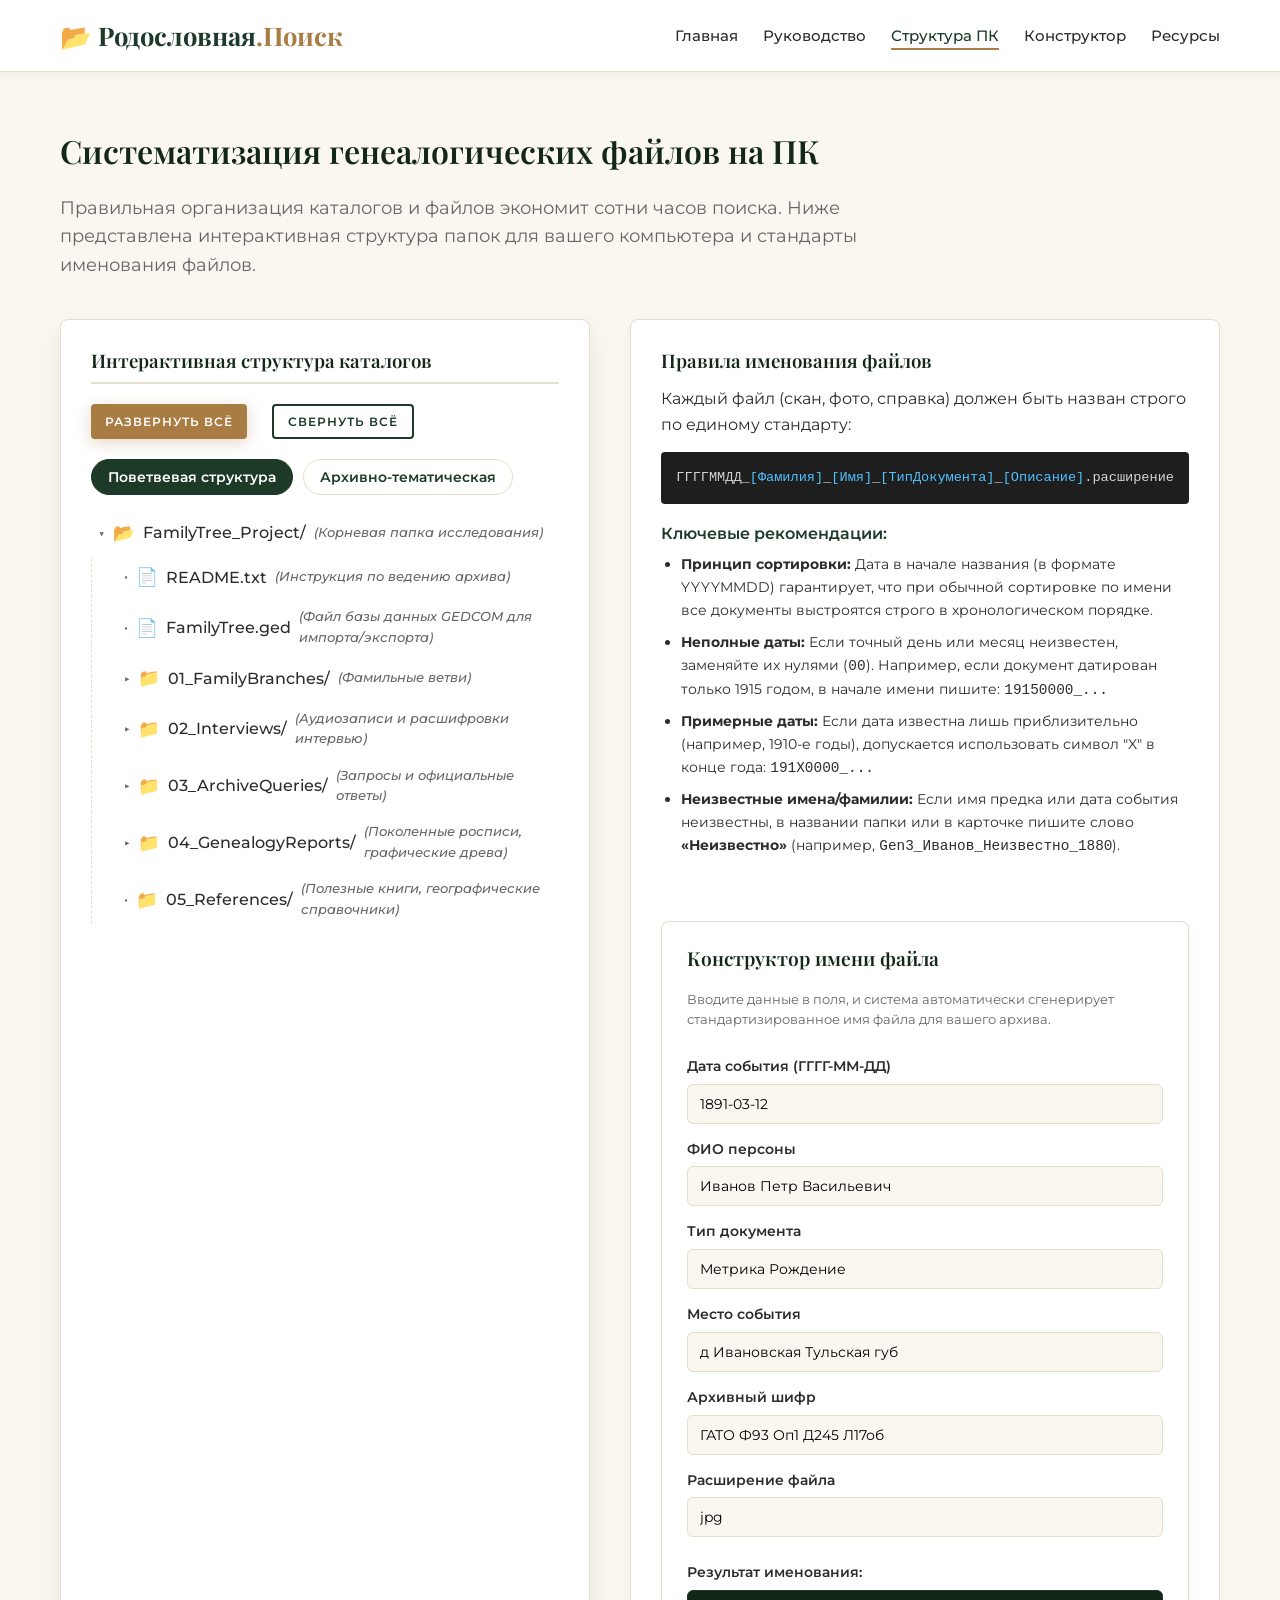
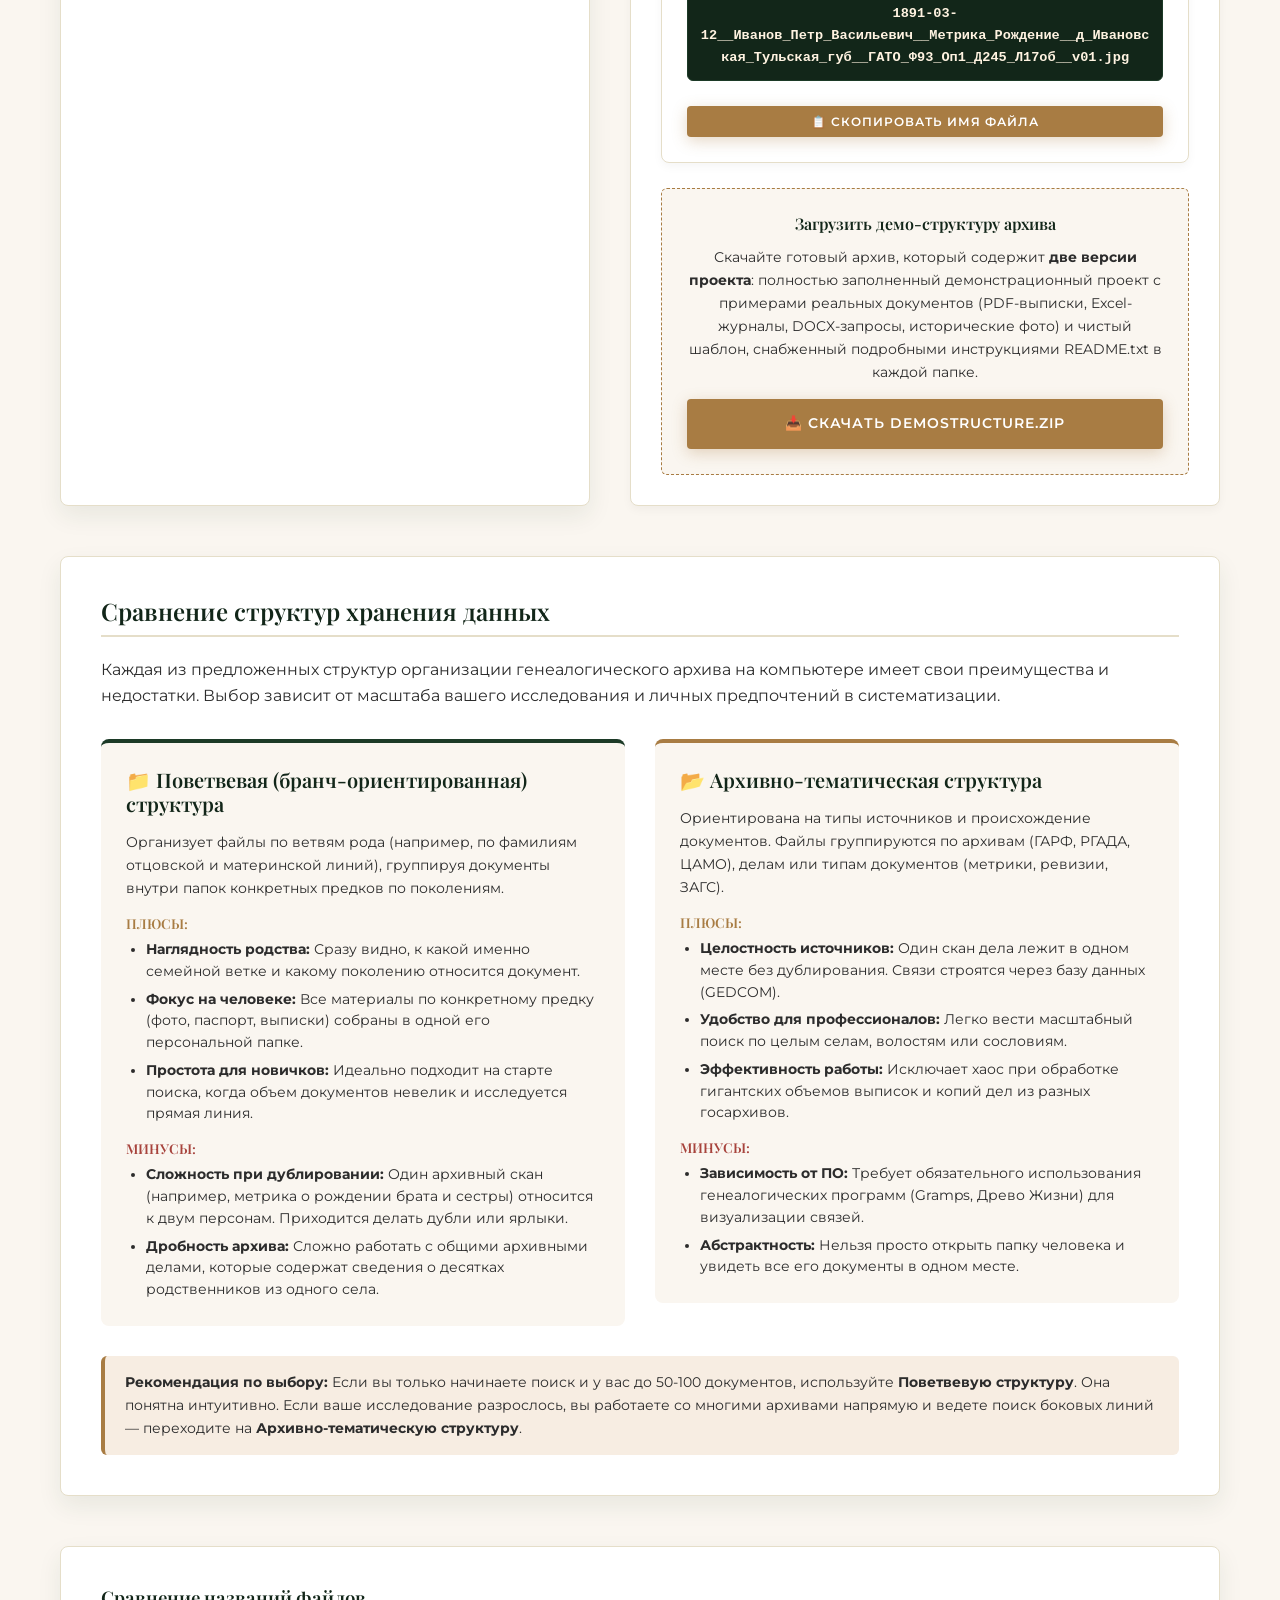
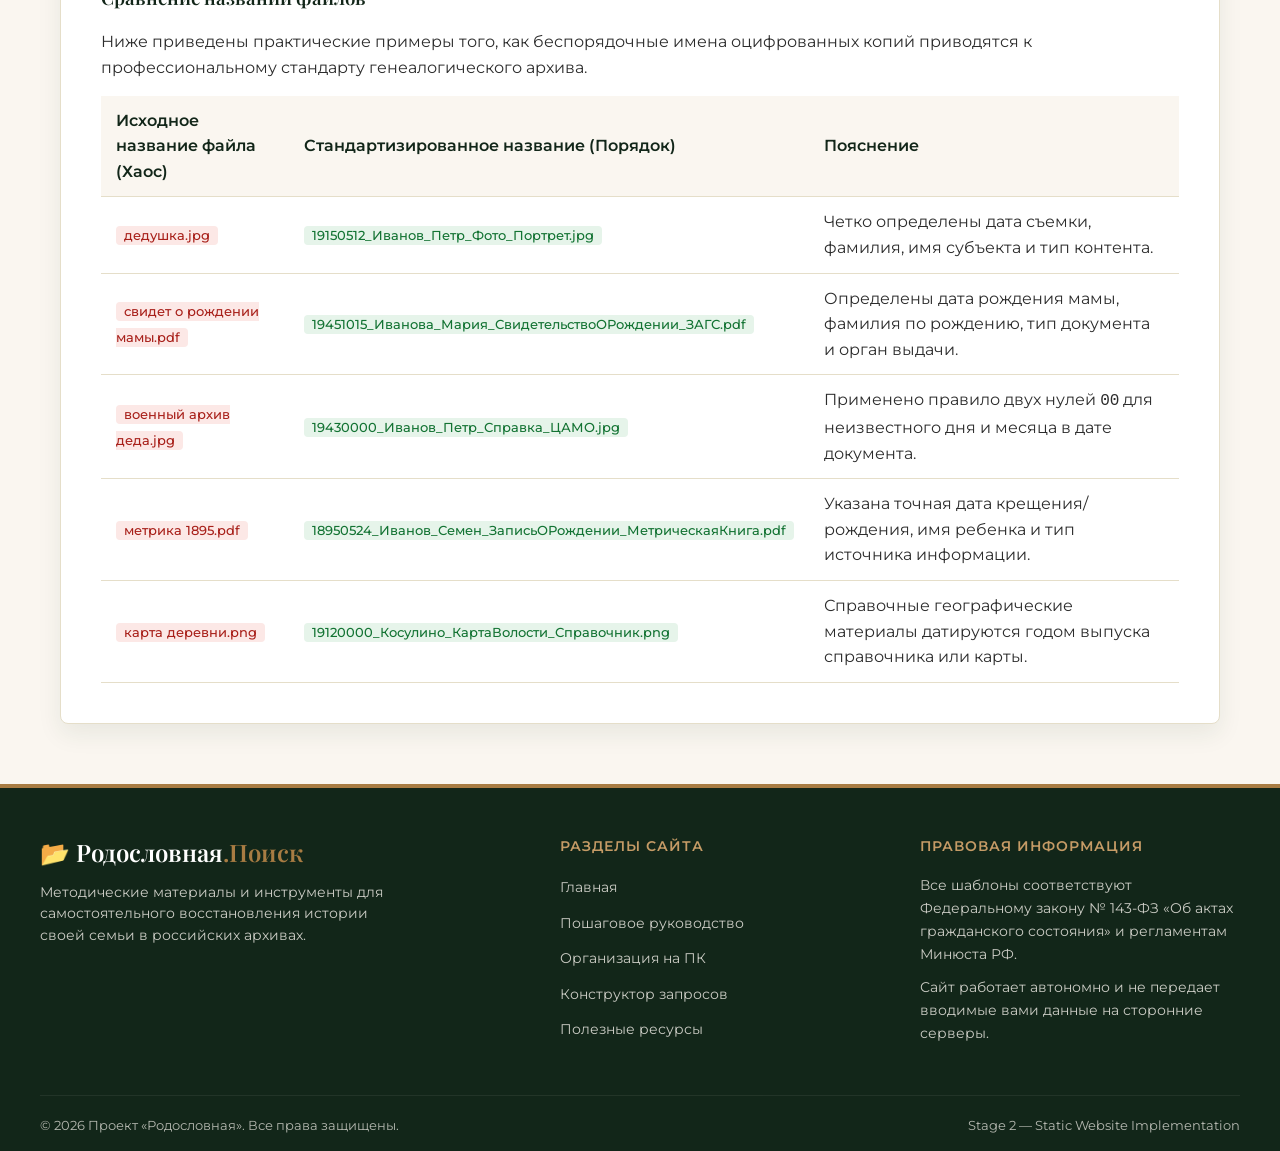
<file: pc_structure.html>
<!DOCTYPE html>
<html lang="ru">
<head>
    <meta charset="UTF-8">
    <meta name="viewport" content="width=device-width, initial-scale=1.0">
    <title>Организация на ПК — Родословная</title>
    <link rel="icon" href="./favicon.png" type="image/png">
    <link rel="stylesheet" href="./css/styles.css">
</head>
<body>

    <!-- Header -->
    <header>
        <div class="nav-container">
            <div class="logo">
                <a href="./index.html">📂 Родословная<span>.Поиск</span></a>
            </div>
            <nav>
                <ul class="nav-links">
                    <li><a href="./index.html">Главная</a></li>
                    <li><a href="./guide.html">Руководство</a></li>
                    <li><a href="./pc_structure.html" class="active">Структура ПК</a></li>
                    <li><a href="./templates.html">Конструктор</a></li>
                    <li><a href="./resources.html">Ресурсы</a></li>
                </ul>
            </nav>
            <button class="hamburger" aria-label="Открыть меню">
                <span></span>
                <span></span>
                <span></span>
            </button>
        </div>
    </header>

    <!-- Main Content -->
    <main class="container">
        <h1>Систематизация генеалогических файлов на ПК</h1>
        <p class="page-desc">Правильная организация каталогов и файлов экономит сотни часов поиска. Ниже представлена интерактивная структура папок для вашего компьютера и стандарты именования файлов.</p>

        <div class="structure-grid">
            <!-- Left Side: Interactive Tree -->
            <div class="tree-card">
                <h3>Интерактивная структура каталогов</h3>
                <div style="margin-bottom: 20px; display: flex; gap: 10px;">
                    <button id="expand-all" class="btn btn-sm">Развернуть всё</button>
                    <button id="collapse-all" class="btn btn-sm btn-secondary" style="color: var(--primary-green); border-color: var(--primary-green);">Свернуть всё</button>
                </div>

                <div class="tabs" style="margin-bottom: 20px;">
                    <button class="tab active" type="button" id="tab-branch-centric">Поветвевая структура</button>
                    <button class="tab" type="button" id="tab-archive-centric">Архивно-тематическая</button>
                </div>

                <div id="tree-branch-centric" class="tree-container">
                    <ul class="folder-tree">
                        <li>
                            <div id="root-folder-node" class="tree-node">
                                <span class="tree-node-icon">📂</span> FamilyTree_Project/
                                <span class="tree-node-desc">(Корневая папка исследования)</span>
                            </div>
                            <ul id="root-folder-list" class="open">
                                <li>
                                    <div class="tree-node empty">
                                        <span class="tree-node-icon">📄</span> README.txt
                                        <span class="tree-node-desc">(Инструкция по ведению архива)</span>
                                    </div>
                                </li>
                                <li>
                                    <div class="tree-node empty">
                                        <span class="tree-node-icon">📄</span> FamilyTree.ged
                                        <span class="tree-node-desc">(Файл базы данных GEDCOM для импорта/экспорта)</span>
                                    </div>
                                </li>
                                <li>
                                    <div class="tree-node">
                                        <span class="tree-node-icon">📁</span> 01_FamilyBranches/
                                        <span class="tree-node-desc">(Фамильные ветви)</span>
                                    </div>
                                    <ul>
                                        <li>
                                            <div class="tree-node">
                                                <span class="tree-node-icon">📁</span> [Иванов_Отцовская_Ветвь]/
                                            </div>
                                            <ul>
                                                <li>
                                                    <div class="tree-node">
                                                        <span class="tree-node-icon">📁</span> 01_DirectLine/
                                                        <span class="tree-node-desc">(Прямая линия предков)</span>
                                                    </div>
                                                    <ul>
                                                        <li>
                                                            <div class="tree-node">
                                                                <span class="tree-node-icon">📁</span> Gen1_Иванов_Иван_1945/
                                                                <span class="tree-node-desc">(Карточка предка 1-го поколения)</span>
                                                            </div>
                                                            <ul>
                                                                <li><div class="tree-node empty"><span class="tree-node-icon">📁</span> Documents/ <span class="tree-node-desc">(Паспорта, свидетельства)</span></div></li>
                                                                <li><div class="tree-node empty"><span class="tree-node-icon">📁</span> Photos/ <span class="tree-node-desc">(Фотографии)</span></div></li>
                                                                <li><div class="tree-node empty"><span class="tree-node-icon">📁</span> Transcripts/ <span class="tree-node-desc">(Текстовые выписки, справки)</span></div></li>
                                                                <li><div class="tree-node empty"><span class="tree-node-icon">📁</span> SourceFiles/ <span class="tree-node-desc">(Метрические выписи, сканы МК/РС)</span></div></li>
                                                            </ul>
                                                        </li>
                                                        <li>
                                                            <div class="tree-node">
                                                                <span class="tree-node-icon">📁</span> Gen2_Иванов_Петр_1915/
                                                            </div>
                                                            <ul>
                                                                <li><div class="tree-node empty"><span class="tree-node-icon">📁</span> Documents/</div></li>
                                                                <li><div class="tree-node empty"><span class="tree-node-icon">📁</span> Photos/</div></li>
                                                                <li><div class="tree-node empty"><span class="tree-node-icon">📁</span> Transcripts/</div></li>
                                                                <li><div class="tree-node empty"><span class="tree-node-icon">📁</span> SourceFiles/</div></li>
                                                            </ul>
                                                        </li>
                                                    </ul>
                                                </li>
                                                <li>
                                                    <div class="tree-node empty">
                                                        <span class="tree-node-icon">📁</span> 02_LateralLines/
                                                        <span class="tree-node-desc">(Боковые ветви: дяди, тети, сестры)</span>
                                                    </div>
                                                </li>
                                            </ul>
                                        </li>
                                        <li>
                                            <div class="tree-node">
                                                <span class="tree-node-icon">📁</span> [Смирнова_Материнская_Ветвь]/
                                            </div>
                                            <ul>
                                                <li><div class="tree-node empty"><span class="tree-node-icon">📁</span> 01_DirectLine/</div></li>
                                                <li><div class="tree-node empty"><span class="tree-node-icon">📁</span> 02_LateralLines/</div></li>
                                            </ul>
                                        </li>
                                    </ul>
                                </li>
                                <li>
                                    <div class="tree-node">
                                        <span class="tree-node-icon">📁</span> 02_Interviews/
                                        <span class="tree-node-desc">(Аудиозаписи и расшифровки интервью)</span>
                                    </div>
                                    <ul>
                                        <li><div class="tree-node empty"><span class="tree-node-icon">📁</span> 20260415_Иванов_Михаил_Audio/</div></li>
                                        <li><div class="tree-node empty"><span class="tree-node-icon">📄</span> 20260415_Иванов_Михаил_Transcript.txt</div></li>
                                    </ul>
                                </li>
                                <li>
                                    <div class="tree-node">
                                        <span class="tree-node-icon">📁</span> 03_ArchiveQueries/
                                        <span class="tree-node-desc">(Запросы и официальные ответы)</span>
                                    </div>
                                    <ul>
                                        <li><div class="tree-node empty"><span class="tree-node-icon">📁</span> 01_ZAGS/</div></li>
                                        <li><div class="tree-node empty"><span class="tree-node-icon">📁</span> 02_StateArchives/</div></li>
                                        <li><div class="tree-node empty"><span class="tree-node-icon">📁</span> 03_MilitaryArchives/</div></li>
                                    </ul>
                                </li>
                                <li>
                                    <div class="tree-node">
                                        <span class="tree-node-icon">📁</span> 04_GenealogyReports/
                                        <span class="tree-node-desc">(Поколенные росписи, графические древа)</span>
                                    </div>
                                </li>
                                <li>
                                    <div class="tree-node empty">
                                        <span class="tree-node-icon">📁</span> 05_References/
                                        <span class="tree-node-desc">(Полезные книги, географические справочники)</span>
                                    </div>
                                </li>
                            </ul>
                        </li>
                    </ul>
                </div>

                <div id="tree-archive-centric" class="tree-container" style="display: none;">
                    <ul class="folder-tree">
                        <li>
                            <div class="tree-node">
                                <span class="tree-node-icon">📂</span> FamilyTree_Archive/
                                <span class="tree-node-desc">(Корневая папка архива)</span>
                            </div>
                            <ul class="open">
                                <li>
                                    <div class="tree-node">
                                        <span class="tree-node-icon">📁</span> 00_Администрирование_проекта/
                                        <span class="tree-node-desc">(Дневники поиска, задачи, переписка)</span>
                                    </div>
                                    <ul>
                                        <li><div class="tree-node empty"><span class="tree-node-icon">📄</span> Исследовательский_журнал.xlsx</div></li>
                                        <li><div class="tree-node empty"><span class="tree-node-icon">📄</span> План_поиска.docx</div></li>
                                    </ul>
                                </li>
                                <li>
                                    <div class="tree-node">
                                        <span class="tree-node-icon">📁</span> 01_База_данных_и_дерево/
                                        <span class="tree-node-desc">(Файлы GEDCOM, файлы программ древа)</span>
                                    </div>
                                    <ul>
                                        <li><div class="tree-node empty"><span class="tree-node-icon">📄</span> Родословное_древо.ged</div></li>
                                        <li><div class="tree-node empty"><span class="tree-node-icon">📄</span> Древо_проект.gramps</div></li>
                                    </ul>
                                </li>
                                <li>
                                    <div class="tree-node">
                                        <span class="tree-node-icon">📁</span> 02_Персоны/
                                        <span class="tree-node-desc">(Папки по ключевым персонам)</span>
                                    </div>
                                    <ul>
                                        <li><div class="tree-node empty"><span class="tree-node-icon">📁</span> Иванов_Иван_Васильевич_1912/</div></li>
                                        <li><div class="tree-node empty"><span class="tree-node-icon">📁</span> Смирнова_Анна_Петровна_1915/</div></li>
                                    </ul>
                                </li>
                                <li>
                                    <div class="tree-node">
                                        <span class="tree-node-icon">📁</span> 03_Семьи/
                                        <span class="tree-node-desc">(Карточки семейных ячеек)</span>
                                    </div>
                                </li>
                                <li>
                                    <div class="tree-node">
                                        <span class="tree-node-icon">📁</span> 04_Населенные_пункты/
                                        <span class="tree-node-desc">(История сел, приходов, списки жителей)</span>
                                    </div>
                                </li>
                                <li>
                                    <div class="tree-node">
                                        <span class="tree-node-icon">📁</span> 05_Источники_по_архивам/
                                        <span class="tree-node-desc">(Документы, сгруппированные по архивам)</span>
                                    </div>
                                    <ul>
                                        <li><div class="tree-node empty"><span class="tree-node-icon">📁</span> ГА_Тульской_области_ГАТО/</div></li>
                                        <li><div class="tree-node empty"><span class="tree-node-icon">📁</span> ЦА_Минобороны_ЦАМО/</div></li>
                                    </ul>
                                </li>
                                <li>
                                    <div class="tree-node">
                                        <span class="tree-node-icon">📁</span> 06_Типы_документов/
                                        <span class="tree-node-desc">(Справки ЗАГС, Метрики, Ревизии)</span>
                                    </div>
                                </li>
                                <li>
                                    <div class="tree-node">
                                        <span class="tree-node-icon">📁</span> 07_Журналы_исследования/
                                        <span class="tree-node-desc">(Поисковые выписки из архивов)</span>
                                    </div>
                                </li>
                                <li>
                                    <div class="tree-node">
                                        <span class="tree-node-icon">📁</span> 08_Отчеты/
                                        <span class="tree-node-desc">(Итоговые поколенные росписи и статьи)</span>
                                    </div>
                                </li>
                                <li>
                                    <div class="tree-node">
                                        <span class="tree-node-icon">📁</span> 09_ДНК_и_приватные_данные/
                                        <span class="tree-node-desc">(Сведения о совпаденцах, сырые ДНК-файлы)</span>
                                    </div>
                                </li>
                                <li>
                                    <div class="tree-node">
                                        <span class="tree-node-icon">📁</span> 10_Резервные_копии_и_контрольные_суммы/
                                        <span class="tree-node-desc">(Резервные копии, CRC/SHA-256 файлы)</span>
                                    </div>
                                </li>
                            </ul>
                        </li>
                    </ul>
                </div>
            </div>

            <!-- Right Side: Rules & ZIP Download -->
            <div class="naming-card">
                <div class="naming-rules">
                    <h3>Правила именования файлов</h3>
                    <p>Каждый файл (скан, фото, справка) должен быть назван строго по единому стандарту:</p>
                    <div class="code-snippet">
                        ГГГГММДД_<span>[Фамилия]</span>_<span>[Имя]</span>_<span>[ТипДокумента]</span>_<span>[Описание]</span>.расширение
                    </div>
                    
                    <h4>Ключевые рекомендации:</h4>
                    <ul>
                        <li><strong>Принцип сортировки:</strong> Дата в начале названия (в формате YYYYMMDD) гарантирует, что при обычной сортировке по имени все документы выстроятся строго в хронологическом порядке.</li>
                        <li><strong>Неполные даты:</strong> Если точный день или месяц неизвестен, заменяйте их нулями (<code>00</code>). Например, если документ датирован только 1915 годом, в начале имени пишите: <code>19150000_...</code></li>
                        <li><strong>Примерные даты:</strong> Если дата известна лишь приблизительно (например, 1910-е годы), допускается использовать символ "X" в конце года: <code>191X0000_...</code></li>
                        <li><strong>Неизвестные имена/фамилии:</strong> Если имя предка или дата события неизвестны, в названии папки или в карточке пишите слово <strong>«Неизвестно»</strong> (например, <code>Gen3_Иванов_Неизвестно_1880</code>).</li>
                    </ul>
                </div>

                <form class="file-builder" id="fileBuilder" style="margin-top: 25px; margin-bottom: 25px;">
                    <h3>Конструктор имени файла</h3>
                    <p style="font-size: 0.8rem; color: var(--text-muted); margin-bottom: 10px;">Вводите данные в поля, и система автоматически сгенерирует стандартизированное имя файла для вашего архива.</p>
                    <label>Дата события (ГГГГ-ММ-ДД)<input type="text" name="date" value="1891-03-12" placeholder="Например: 1891-03-12 или 1915-00-00"></label>
                    <label>ФИО персоны <input type="text" name="person" value="Иванов Петр Васильевич" placeholder="Например: Иванов_Петр_Васильевич"></label>
                    <label>Тип документа <input type="text" name="type" value="Метрика Рождение" placeholder="Например: ЗаписьОРождении"></label>
                    <label>Место события <input type="text" name="place" value="д Ивановская Тульская губ" placeholder="Например: д_Ивановская"></label>
                    <label>Архивный шифр <input type="text" name="ref" value="ГАТО Ф93 Оп1 Д245 Л17об" placeholder="Например: ГА РФ Ф102 Оп1 Д12 Л5"></label>
                    <label>Расширение файла <input type="text" name="ext" value="jpg" placeholder="jpg, pdf, tiff"></label>
                    <label style="margin-top: 10px;">Результат именования:
                        <output id="fileNameResult" for="date person type place ref ext"></output>
                    </label>
                    <button class="btn btn-sm" type="button" id="copyFileName" style="margin-top: 10px; width: 100%;">📋 Скопировать имя файла</button>
                </form>

                <div class="download-box">
                    <h4>Загрузить демо-структуру архива</h4>
                    <p>Скачайте готовый архив, который содержит <strong>две версии проекта</strong>: полностью заполненный демонстрационный проект с примерами реальных документов (PDF-выписки, Excel-журналы, DOCX-запросы, исторические фото) и чистый шаблон, снабженный подробными инструкциями README.txt в каждой папке.</p>
                    <a href="./FamilyTree_DemoStructure.zip" class="btn" download>📥 Скачать DemoStructure.zip</a>
                </div>
            </div>
        </div>

        <!-- Comparison of Folder Structures -->
        <section class="comparison-section" style="margin-top: 50px; margin-bottom: 50px; background-color: var(--bg-white); padding: 40px; border-radius: 8px; border: 1px solid var(--border-color); box-shadow: var(--shadow-medium);">
            <h2 style="border-bottom: 2px solid var(--border-color); padding-bottom: 10px; margin-bottom: 20px;">Сравнение структур хранения данных</h2>
            <p style="margin-bottom: 30px;">Каждая из предложенных структур организации генеалогического архива на компьютере имеет свои преимущества и недостатки. Выбор зависит от масштаба вашего исследования и личных предпочтений в систематизации.</p>
            
            <div class="intro-grid" style="grid-template-columns: repeat(auto-fit, minmax(320px, 1fr)); display: grid; gap: 30px; align-items: start;">
                <div style="background-color: var(--bg-cream); padding: 25px; border-radius: 8px; border-top: 4px solid var(--primary-green);">
                    <h3 style="color: var(--primary-green-dark); margin-bottom: 15px; font-size: 1.25rem;">📁 Поветвевая (бранч-ориентированная) структура</h3>
                    <p style="font-size: 0.9rem; margin-bottom: 15px; color: var(--text-dark);">Организует файлы по ветвям рода (например, по фамилиям отцовской и материнской линий), группируя документы внутри папок конкретных предков по поколениям.</p>
                    <h4 style="font-size: 0.85rem; text-transform: uppercase; color: var(--accent-gold); margin-bottom: 8px;">Плюсы:</h4>
                    <ul style="padding-left: 20px; font-size: 0.85rem; margin-bottom: 15px; display: grid; gap: 6px; color: var(--text-dark);">
                        <li><strong>Наглядность родства:</strong> Сразу видно, к какой именно семейной ветке и какому поколению относится документ.</li>
                        <li><strong>Фокус на человеке:</strong> Все материалы по конкретному предку (фото, паспорт, выписки) собраны в одной его персональной папке.</li>
                        <li><strong>Простота для новичков:</strong> Идеально подходит на старте поиска, когда объем документов невелик и исследуется прямая линия.</li>
                    </ul>
                    <h4 style="font-size: 0.85rem; text-transform: uppercase; color: #a7433c; margin-bottom: 8px;">Минусы:</h4>
                    <ul style="padding-left: 20px; font-size: 0.85rem; display: grid; gap: 6px; color: var(--text-dark);">
                        <li><strong>Сложность при дублировании:</strong> Один архивный скан (например, метрика о рождении брата и сестры) относится к двум персонам. Приходится делать дубли или ярлыки.</li>
                        <li><strong>Дробность архива:</strong> Сложно работать с общими архивными делами, которые содержат сведения о десятках родственников из одного села.</li>
                    </ul>
                </div>
                
                <div style="background-color: var(--bg-cream); padding: 25px; border-radius: 8px; border-top: 4px solid var(--accent-gold);">
                    <h3 style="color: var(--primary-green-dark); margin-bottom: 15px; font-size: 1.25rem;">📂 Архивно-тематическая структура</h3>
                    <p style="font-size: 0.9rem; margin-bottom: 15px; color: var(--text-dark);">Ориентирована на типы источников и происхождение документов. Файлы группируются по архивам (ГАРФ, РГАДА, ЦАМО), делам или типам документов (метрики, ревизии, ЗАГС).</p>
                    <h4 style="font-size: 0.85rem; text-transform: uppercase; color: var(--accent-gold); margin-bottom: 8px;">Плюсы:</h4>
                    <ul style="padding-left: 20px; font-size: 0.85rem; margin-bottom: 15px; display: grid; gap: 6px; color: var(--text-dark);">
                        <li><strong>Целостность источников:</strong> Один скан дела лежит в одном месте без дублирования. Связи строятся через базу данных (GEDCOM).</li>
                        <li><strong>Удобство для профессионалов:</strong> Легко вести масштабный поиск по целым селам, волостям или сословиям.</li>
                        <li><strong>Эффективность работы:</strong> Исключает хаос при обработке гигантских объемов выписок и копий дел из разных госархивов.</li>
                    </ul>
                    <h4 style="font-size: 0.85rem; text-transform: uppercase; color: #a7433c; margin-bottom: 8px;">Минусы:</h4>
                    <ul style="padding-left: 20px; font-size: 0.85rem; display: grid; gap: 6px; color: var(--text-dark);">
                        <li><strong>Зависимость от ПО:</strong> Требует обязательного использования генеалогических программ (Gramps, Древо Жизни) для визуализации связей.</li>
                        <li><strong>Абстрактность:</strong> Нельзя просто открыть папку человека и увидеть все его документы в одном месте.</li>
                    </ul>
                </div>
            </div>
            
            <div class="callout" style="margin-top: 30px;">
                <strong>Рекомендация по выбору:</strong> Если вы только начинаете поиск и у вас до 50-100 документов, используйте <strong>Поветвевую структуру</strong>. Она понятна интуитивно. Если ваше исследование разрослось, вы работаете со многими архивами напрямую и ведете поиск боковых линий — переходите на <strong>Архивно-тематическую структуру</strong>.
            </div>
        </section>

        <!-- Before / After comparison table -->
        <section class="table-section">
            <h3>Сравнение названий файлов</h3>
            <p>Ниже приведены практические примеры того, как беспорядочные имена оцифрованных копий приводятся к профессиональному стандарту генеалогического архива.</p>
            
            <div class="table-responsive">
                <table class="naming-table">
                    <thead>
                        <tr>
                            <th>Исходное название файла (Хаос)</th>
                            <th>Стандартизированное название (Порядок)</th>
                            <th>Пояснение</th>
                        </tr>
                    </thead>
                    <tbody>
                        <tr>
                            <td><span class="badge-bad">дедушка.jpg</span></td>
                            <td><span class="badge-good">19150512_Иванов_Петр_Фото_Портрет.jpg</span></td>
                            <td>Четко определены дата съемки, фамилия, имя субъекта и тип контента.</td>
                        </tr>
                        <tr>
                            <td><span class="badge-bad">свидет о рождении мамы.pdf</span></td>
                            <td><span class="badge-good">19451015_Иванова_Мария_СвидетельствоОРождении_ЗАГС.pdf</span></td>
                            <td>Определены дата рождения мамы, фамилия по рождению, тип документа и орган выдачи.</td>
                        </tr>
                        <tr>
                            <td><span class="badge-bad">военный архив деда.jpg</span></td>
                            <td><span class="badge-good">19430000_Иванов_Петр_Справка_ЦАМО.jpg</span></td>
                            <td>Применено правило двух нулей <code>00</code> для неизвестного дня и месяца в дате документа.</td>
                        </tr>
                        <tr>
                            <td><span class="badge-bad">метрика 1895.pdf</span></td>
                            <td><span class="badge-good">18950524_Иванов_Семен_ЗаписьОРождении_МетрическаяКнига.pdf</span></td>
                            <td>Указана точная дата крещения/рождения, имя ребенка и тип источника информации.</td>
                        </tr>
                        <tr>
                            <td><span class="badge-bad">карта деревни.png</span></td>
                            <td><span class="badge-good">19120000_Косулино_КартаВолости_Справочник.png</span></td>
                            <td>Справочные географические материалы датируются годом выпуска справочника или карты.</td>
                        </tr>
                    </tbody>
                </table>
            </div>
        </section>
    </main>

    <!-- Footer -->
    <footer>
        <div class="footer-content">
            <div class="footer-logo">
                <h3>📂 Родословная<span>.Поиск</span></h3>
                <p>Методические материалы и инструменты для самостоятельного восстановления истории своей семьи в российских архивах.</p>
            </div>
            <div class="footer-links">
                <h4>Разделы сайта</h4>
                <ul>
                    <li><a href="./index.html">Главная</a></li>
                    <li><a href="./guide.html">Пошаговое руководство</a></li>
                    <li><a href="./pc_structure.html">Организация на ПК</a></li>
                    <li><a href="./templates.html">Конструктор запросов</a></li>
                    <li><a href="./resources.html">Полезные ресурсы</a></li>
                </ul>
            </div>
            <div class="footer-contact">
                <h4>Правовая информация</h4>
                <p>Все шаблоны соответствуют Федеральному закону № 143-ФЗ «Об актах гражданского состояния» и регламентам Минюста РФ.</p>
                <p>Сайт работает автономно и не передает вводимые вами данные на сторонние серверы.</p>
            </div>
        </div>
        <div class="footer-bottom">
            <p>&copy; 2026 Проект «Родословная». Все права защищены.</p>
            <p>Stage 2 — Static Website Implementation</p>
        </div>
    </footer>

    <!-- Scripts -->
    <script src="./js/data.js"></script>
    <script src="./js/interactions.js"></script>
    <script src="./js/main.js"></script>
    <script src="./js/pc_structure.js"></script>
    <script>
        document.addEventListener('DOMContentLoaded', () => {
            if (window.FTInteractions) {
                window.FTInteractions.initFileBuilder();
            }
            
            // Tab switching logic for folder structures
            const tabBranch = document.getElementById('tab-branch-centric');
            const tabArchive = document.getElementById('tab-archive-centric');
            const treeBranch = document.getElementById('tree-branch-centric');
            const treeArchive = document.getElementById('tree-archive-centric');
            
            if (tabBranch && tabArchive && treeBranch && treeArchive) {
                tabBranch.addEventListener('click', () => {
                    tabBranch.classList.add('active');
                    tabArchive.classList.remove('active');
                    treeBranch.style.display = 'block';
                    treeArchive.style.display = 'none';
                });
                
                tabArchive.addEventListener('click', () => {
                    tabArchive.classList.add('active');
                    tabBranch.classList.remove('active');
                    treeArchive.style.display = 'block';
                    treeBranch.style.display = 'none';
                });
            }
        });
    </script>
</body>
</html>
</file>
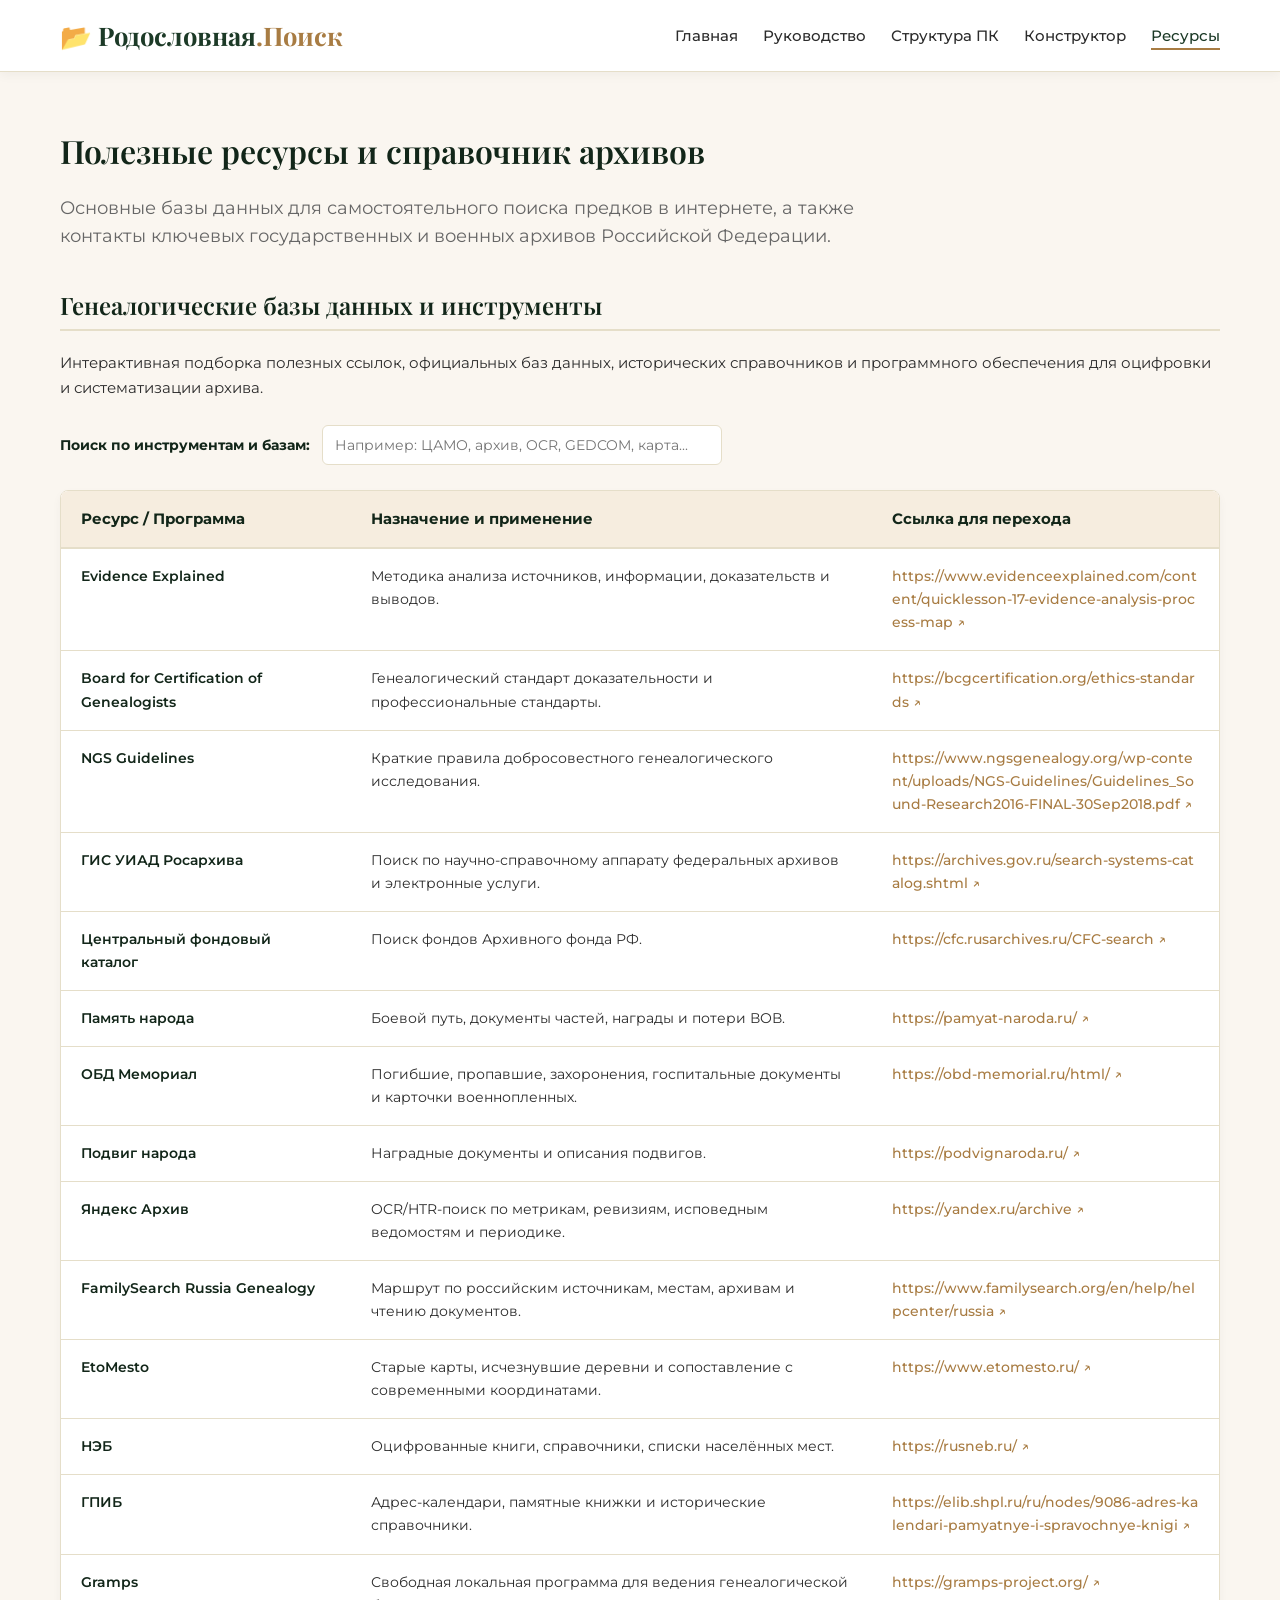
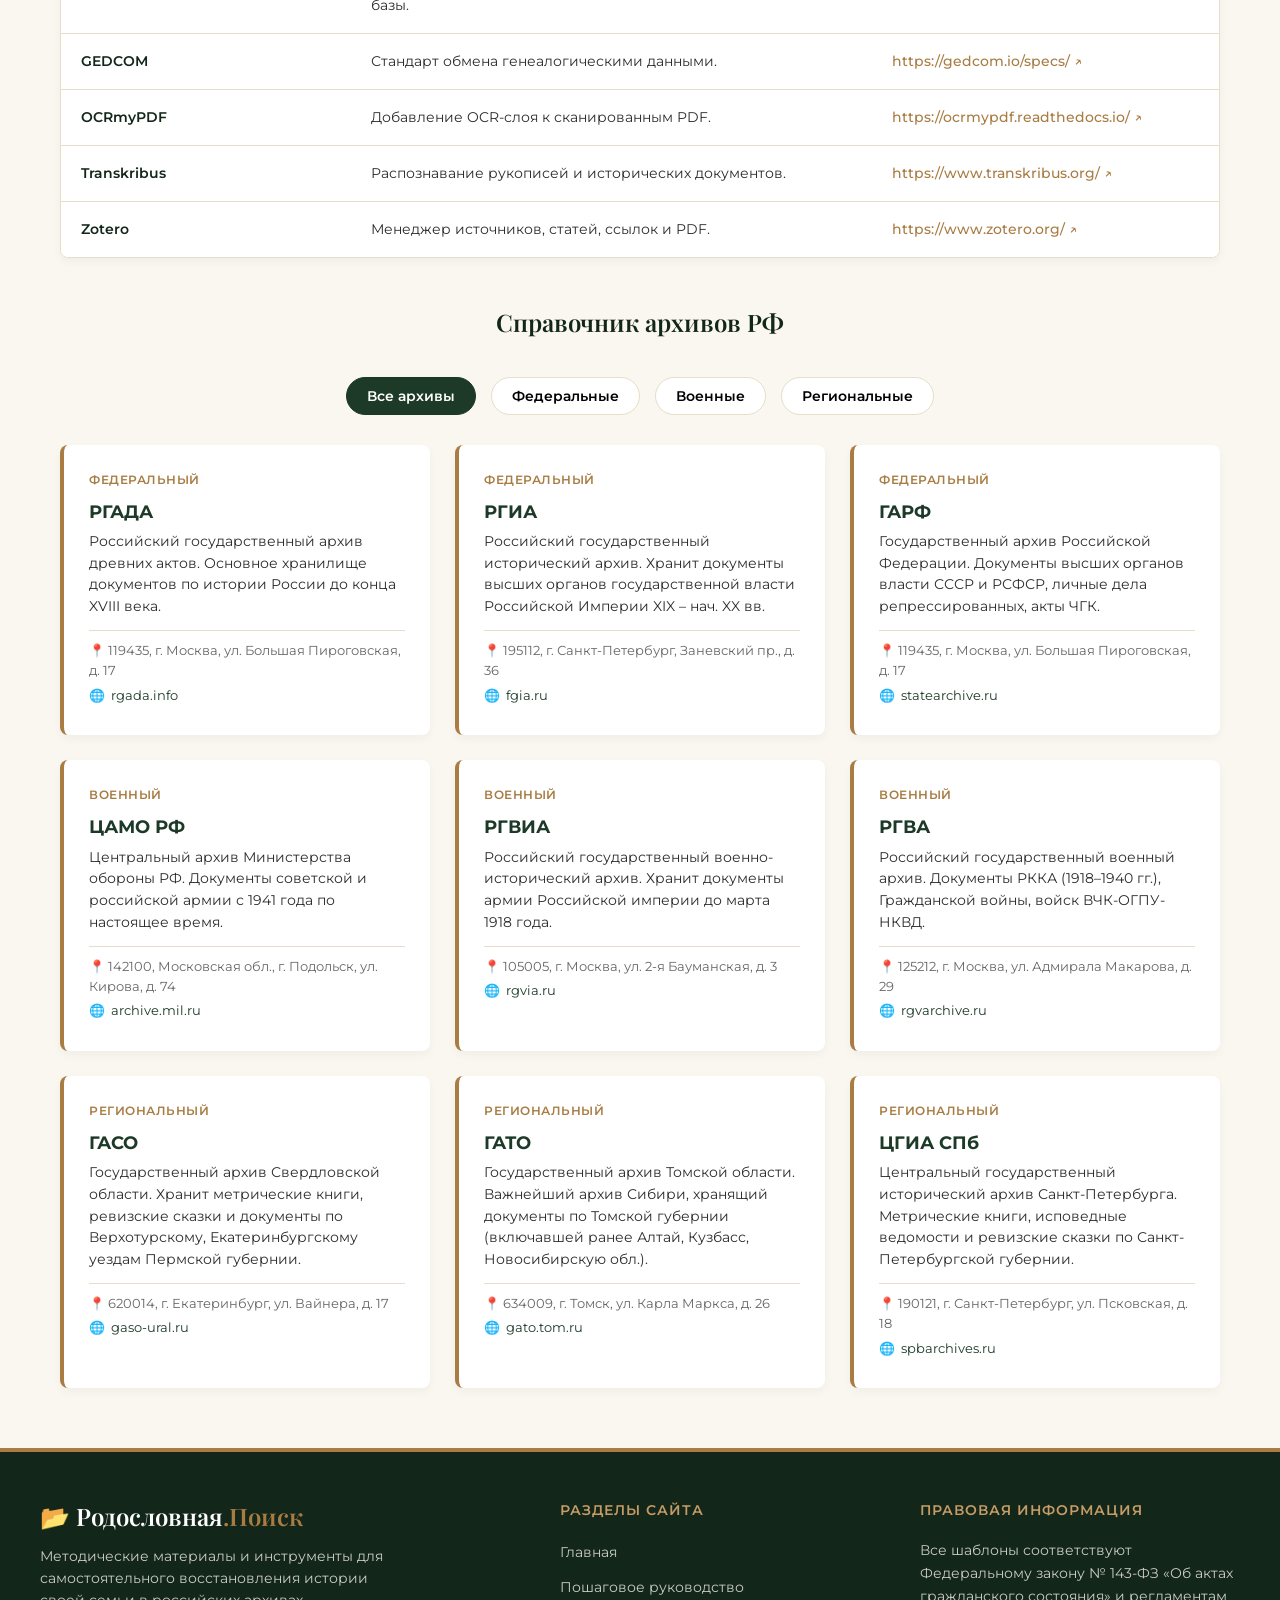
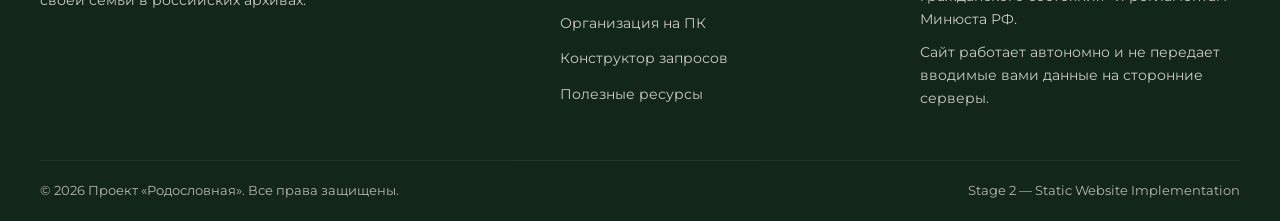
<file: resources.html>
<!DOCTYPE html>
<html lang="ru">
<head>
    <meta charset="UTF-8">
    <meta name="viewport" content="width=device-width, initial-scale=1.0">
    <title>Полезные ресурсы и архивы — Родословная</title>
    <link rel="icon" href="./favicon.png" type="image/png">
    <link rel="stylesheet" href="./css/styles.css">
</head>
<body>

    <!-- Header -->
    <header>
        <div class="nav-container">
            <div class="logo">
                <a href="./index.html">📂 Родословная<span>.Поиск</span></a>
            </div>
            <nav>
                <ul class="nav-links">
                    <li><a href="./index.html">Главная</a></li>
                    <li><a href="./guide.html">Руководство</a></li>
                    <li><a href="./pc_structure.html">Структура ПК</a></li>
                    <li><a href="./templates.html">Конструктор</a></li>
                    <li><a href="./resources.html" class="active">Ресурсы</a></li>
                </ul>
            </nav>
            <button class="hamburger" aria-label="Открыть меню">
                <span></span>
                <span></span>
                <span></span>
            </button>
        </div>
    </header>

    <!-- Main Content -->
    <main class="container">
        <h1>Полезные ресурсы и справочник архивов</h1>
        <p class="page-desc">Основные базы данных для самостоятельного поиска предков в интернете, а также контакты ключевых государственных и военных архивов Российской Федерации.</p>

        <!-- Web Databases Grid -->
        <section style="margin-bottom: 50px;">
            <h2 style="margin-bottom: 20px; border-bottom: 2px solid var(--border-color); padding-bottom: 10px;">Генеалогические базы данных и инструменты</h2>
            <p style="margin-bottom: 25px; font-size: 0.95rem;">Интерактивная подборка полезных ссылок, официальных баз данных, исторических справочников и программного обеспечения для оцифровки и систематизации архива.</p>
            
            <div class="filter-row">
                <label for="resourceFilter">Поиск по инструментам и базам:</label>
                <input id="resourceFilter" type="search" placeholder="Например: ЦАМО, архив, OCR, GEDCOM, карта...">
            </div>

            <div class="resource-table-wrap">
                <table class="resource-table">
                    <thead>
                        <tr>
                            <th style="width: 25%;">Ресурс / Программа</th>
                            <th style="width: 45%;">Назначение и применение</th>
                            <th style="width: 30%;">Ссылка для перехода</th>
                        </tr>
                    </thead>
                    <tbody id="resourceRows">
                        <!-- Rows will be injected dynamically -->
                    </tbody>
                </table>
            </div>
        </section>

        <!-- Archive Directory Section -->
        <section class="archives-directory">
            <h2>Справочник архивов РФ</h2>
            
            <!-- Category Filter Bar -->
            <div class="archive-filter-bar">
                <button class="filter-btn active" data-filter="all">Все архивы</button>
                <button class="filter-btn" data-filter="federal">Федеральные</button>
                <button class="filter-btn" data-filter="military">Военные</button>
                <button class="filter-btn" data-filter="regional">Региональные</button>
            </div>

            <!-- Archives Grid -->
            <div class="archives-grid">
                
                <!-- РГАДА -->
                <div class="archive-card" data-category="federal">
                    <div class="archive-type">Федеральный</div>
                    <h3>РГАДА</h3>
                    <p>Российский государственный архив древних актов. Основное хранилище документов по истории России до конца XVIII века.</p>
                    <div class="archive-details">
                        <div>📍 119435, г. Москва, ул. Большая Пироговская, д. 17</div>
                        <div>🌐 <a href="http://rgada.info" target="_blank" rel="noopener noreferrer">rgada.info</a></div>
                    </div>
                </div>

                <!-- РГИА -->
                <div class="archive-card" data-category="federal">
                    <div class="archive-type">Федеральный</div>
                    <h3>РГИА</h3>
                    <p>Российский государственный исторический архив. Хранит документы высших органов государственной власти Российской Империи XIX – нач. XX вв.</p>
                    <div class="archive-details">
                        <div>📍 195112, г. Санкт-Петербург, Заневский пр., д. 36</div>
                        <div>🌐 <a href="http://fgia.ru" target="_blank" rel="noopener noreferrer">fgia.ru</a></div>
                    </div>
                </div>

                <!-- ГАРФ -->
                <div class="archive-card" data-category="federal">
                    <div class="archive-type">Федеральный</div>
                    <h3>ГАРФ</h3>
                    <p>Государственный архив Российской Федерации. Документы высших органов власти СССР и РСФСР, личные дела репрессированных, акты ЧГК.</p>
                    <div class="archive-details">
                        <div>📍 119435, г. Москва, ул. Большая Пироговская, д. 17</div>
                        <div>🌐 <a href="http://statearchive.ru" target="_blank" rel="noopener noreferrer">statearchive.ru</a></div>
                    </div>
                </div>

                <!-- ЦАМО -->
                <div class="archive-card" data-category="military">
                    <div class="archive-type">Военный</div>
                    <h3>ЦАМО РФ</h3>
                    <p>Центральный архив Министерства обороны РФ. Документы советской и российской армии с 1941 года по настоящее время.</p>
                    <div class="archive-details">
                        <div>📍 142100, Московская обл., г. Подольск, ул. Кирова, д. 74</div>
                        <div>🌐 <a href="https://archive.mil.ru" target="_blank" rel="noopener noreferrer">archive.mil.ru</a></div>
                    </div>
                </div>

                <!-- РГВИА -->
                <div class="archive-card" data-category="military">
                    <div class="archive-type">Военный</div>
                    <h3>РГВИА</h3>
                    <p>Российский государственный военно-исторический архив. Хранит документы армии Российской империи до марта 1918 года.</p>
                    <div class="archive-details">
                        <div>📍 105005, г. Москва, ул. 2-я Бауманская, д. 3</div>
                        <div>🌐 <a href="http://rgvia.ru" target="_blank" rel="noopener noreferrer">rgvia.ru</a></div>
                    </div>
                </div>

                <!-- РГВА -->
                <div class="archive-card" data-category="military">
                    <div class="archive-type">Военный</div>
                    <h3>РГВА</h3>
                    <p>Российский государственный военный архив. Документы РККА (1918–1940 гг.), Гражданской войны, войск ВЧК-ОГПУ-НКВД.</p>
                    <div class="archive-details">
                        <div>📍 125212, г. Москва, ул. Адмирала Макарова, д. 29</div>
                        <div>🌐 <a href="http://rgvarchive.ru" target="_blank" rel="noopener noreferrer">rgvarchive.ru</a></div>
                    </div>
                </div>

                <!-- ГАСО -->
                <div class="archive-card" data-category="regional">
                    <div class="archive-type">Региональный</div>
                    <h3>ГАСО</h3>
                    <p>Государственный архив Свердловской области. Хранит метрические книги, ревизские сказки и документы по Верхотурскому, Екатеринбургскому уездам Пермской губернии.</p>
                    <div class="archive-details">
                        <div>📍 620014, г. Екатеринбург, ул. Вайнера, д. 17</div>
                        <div>🌐 <a href="http://gaso-ural.ru" target="_blank" rel="noopener noreferrer">gaso-ural.ru</a></div>
                    </div>
                </div>

                <!-- ГАТО -->
                <div class="archive-card" data-category="regional">
                    <div class="archive-type">Региональный</div>
                    <h3>ГАТО</h3>
                    <p>Государственный архив Томской области. Важнейший архив Сибири, хранящий документы по Томской губернии (включавшей ранее Алтай, Кузбасс, Новосибирскую обл.).</p>
                    <div class="archive-details">
                        <div>📍 634009, г. Томск, ул. Карла Маркса, д. 26</div>
                        <div>🌐 <a href="http://gato.tom.ru" target="_blank" rel="noopener noreferrer">gato.tom.ru</a></div>
                    </div>
                </div>

                <!-- ЦГИА СПб -->
                <div class="archive-card" data-category="regional">
                    <div class="archive-type">Региональный</div>
                    <h3>ЦГИА СПб</h3>
                    <p>Центральный государственный исторический архив Санкт-Петербурга. Метрические книги, исповедные ведомости и ревизские сказки по Санкт-Петербургской губернии.</p>
                    <div class="archive-details">
                        <div>📍 190121, г. Санкт-Петербург, ул. Псковская, д. 18</div>
                        <div>🌐 <a href="https://spbarchives.ru" target="_blank" rel="noopener noreferrer">spbarchives.ru</a></div>
                    </div>
                </div>

            </div>
        </section>
    </main>

    <!-- Footer -->
    <footer>
        <div class="footer-content">
            <div class="footer-logo">
                <h3>📂 Родословная<span>.Поиск</span></h3>
                <p>Методические материалы и инструменты для самостоятельного восстановления истории своей семьи в российских архивах.</p>
            </div>
            <div class="footer-links">
                <h4>Разделы сайта</h4>
                <ul>
                    <li><a href="./index.html">Главная</a></li>
                    <li><a href="./guide.html">Пошаговое руководство</a></li>
                    <li><a href="./pc_structure.html">Организация на ПК</a></li>
                    <li><a href="./templates.html">Конструктор запросов</a></li>
                    <li><a href="./resources.html">Полезные ресурсы</a></li>
                </ul>
            </div>
            <div class="footer-contact">
                <h4>Правовая информация</h4>
                <p>Все шаблоны соответствуют Федеральному закону № 143-ФЗ «Об актах гражданского состояния» и регламентам Минюста РФ.</p>
                <p>Сайт работает автономно и не передает вводимые вами данные на сторонние серверы.</p>
            </div>
        </div>
        <div class="footer-bottom">
            <p>&copy; 2026 Проект «Родословная». Все права защищены.</p>
            <p>Stage 2 — Static Website Implementation</p>
        </div>
    </footer>

    <!-- Scripts -->
    <script src="./js/data.js"></script>
    <script src="./js/interactions.js"></script>
    <script src="./js/main.js"></script>
    <script>
        document.addEventListener('DOMContentLoaded', () => {
            const filterBtns = document.querySelectorAll('.filter-btn');
            const archiveCards = document.querySelectorAll('.archive-card');

            filterBtns.forEach(btn => {
                btn.addEventListener('click', () => {
                    // Toggle active button class
                    filterBtns.forEach(b => b.classList.remove('active'));
                    btn.classList.add('active');

                    const filterValue = btn.getAttribute('data-filter');

                    archiveCards.forEach(card => {
                        if (filterValue === 'all') {
                            card.style.display = 'block';
                        } else {
                            const cardCat = card.getAttribute('data-category');
                            if (cardCat === filterValue) {
                                card.style.display = 'block';
                            } else {
                                card.style.display = 'none';
                            }
                        }
                    });
                });
            });

            // Initialize dynamic resources list
            if (window.FTInteractions) {
                window.FTInteractions.initResources();
            }
        });
    </script>
</body>
</html>
</file>
<file: css/styles.css>
@import url('https://fonts.googleapis.com/css2?family=Montserrat:wght@300;400;500;600;700&family=Playfair+Display:ital,wght@0,400;0,600;0,700;1,400&display=swap');

:root {
	--primary-green: #1c3a27;
	--primary-green-light: #2d5a3e;
	--primary-green-dark: #122619;
	--accent-gold: #a87c43;
	--accent-gold-light: #c59b66;
	--bg-cream: #faf6f0;
	--bg-white: #ffffff;
	--text-dark: #2c2c2c;
	--text-muted: #666666;
	--border-color: #e5dec9;
	--border-focus: #a87c43;
	--shadow-light: 0 4px 10px rgba(0, 0, 0, 0.04);
	--shadow-medium: 0 10px 25px rgba(28, 58, 39, 0.08);
	--shadow-heavy: 0 15px 35px rgba(0, 0, 0, 0.12);
	--font-serif: 'Playfair Display', Georgia, serif;
	--font-sans: 'Montserrat', Helvetica, Arial, sans-serif;
	--transition-speed: 0.3s;
}

/* Base Styles */
* {
	box-sizing: border-box;
	margin: 0;
	padding: 0;
}

body {
	background-color: var(--bg-cream);
	color: var(--text-dark);
	font-family: var(--font-sans);
	line-height: 1.6;
	font-size: 16px;
	display: flex;
	flex-direction: column;
	min-height: 100vh;
}

a {
	color: var(--primary-green);
	text-decoration: none;
	transition: color var(--transition-speed) ease;
}

a:hover {
	color: var(--accent-gold);
}

img {
	max-width: 100%;
	height: auto;
	display: block;
}

h1, h2, h3, h4, h5, h6 {
	font-family: var(--font-serif);
	font-weight: 600;
	color: var(--primary-green-dark);
	margin-bottom: 0.75em;
	line-height: 1.2;
}

/* Header & Navigation */
header {
	background-color: var(--bg-white);
	border-bottom: 1px solid var(--border-color);
	position: sticky;
	top: 0;
	z-index: 1000;
	box-shadow: var(--shadow-light);
}

.nav-container {
	max-width: 1200px;
	margin: 0 auto;
	display: flex;
	justify-content: space-between;
	align-items: center;
	padding: 15px 20px;
}

.logo a {
	font-family: var(--font-serif);
	font-size: 1.6rem;
	font-weight: 700;
	color: var(--primary-green);
	display: flex;
	align-items: center;
}

.logo span {
	color: var(--accent-gold);
}

.nav-links {
	list-style: none;
	display: flex;
	gap: 25px;
}

.nav-links a {
	font-weight: 500;
	font-size: 0.95rem;
	padding: 5px 0;
	position: relative;
	color: var(--text-dark);
}

.nav-links a::after {
	content: '';
	position: absolute;
	bottom: 0;
	left: 0;
	width: 0;
	height: 2px;
	background-color: var(--accent-gold);
	transition: width var(--transition-speed) ease;
}

.nav-links a:hover::after,
.nav-links a.active::after {
	width: 100%;
}

.nav-links a:hover,
.nav-links a.active {
	color: var(--primary-green);
}

/* Mobile Menu Hamburger */
.hamburger {
	display: none;
	cursor: pointer;
	background: none;
	border: none;
	padding: 5px;
	z-index: 1100;
}

.hamburger span {
	display: block;
	width: 25px;
	height: 3px;
	background-color: var(--primary-green);
	margin: 5px 0;
	transition: var(--transition-speed) ease;
}

/* Main Layout Wrapper */
main {
	flex: 1;
	width: 100%;
	margin: 0 auto;
}

/* Container */
.container {
	max-width: 1200px;
	margin: 0 auto;
	padding: 60px 20px;
}

/* Hero Section */
.hero {
	background: linear-gradient(135deg, rgba(28, 58, 39, 0.95) 0%, rgba(18, 38, 25, 0.98) 100%);
	color: var(--bg-cream);
	padding: 100px 20px;
	text-align: center;
	position: relative;
	overflow: hidden;
	border-bottom: 4px solid var(--accent-gold);
}

.hero::before {
	content: '';
	position: absolute;
	top: 0;
	left: 0;
	width: 100%;
	height: 100%;
	background-image: radial-gradient(var(--accent-gold) 1px, transparent 1px);
	background-size: 30px 30px;
	opacity: 0.05;
	pointer-events: none;
}

.hero-content {
	max-width: 800px;
	margin: 0 auto;
	position: relative;
	z-index: 2;
}

.hero h1 {
	color: #ffffff;
	font-size: 3.5rem;
	margin-bottom: 20px;
	animation: fadeInUp 1s ease;
}

.hero p {
	font-size: 1.2rem;
	margin-bottom: 40px;
	font-weight: 300;
	opacity: 0.9;
	letter-spacing: 0.5px;
	animation: fadeInUp 1.2s ease;
}

.btn {
	display: inline-block;
	background-color: var(--accent-gold);
	color: var(--bg-white);
	padding: 14px 28px;
	border-radius: 4px;
	font-weight: 600;
	font-family: var(--font-sans);
	text-transform: uppercase;
	font-size: 0.85rem;
	letter-spacing: 1px;
	border: none;
	cursor: pointer;
	box-shadow: 0 4px 15px rgba(168, 124, 67, 0.3);
	transition: all var(--transition-speed) ease;
}

.btn:hover {
	background-color: var(--accent-gold-light);
	color: var(--bg-white);
	transform: translateY(-2px);
	box-shadow: 0 6px 20px rgba(168, 124, 67, 0.4);
}

.btn-secondary {
	background-color: transparent;
	color: var(--bg-cream);
	border: 2px solid var(--bg-cream);
	box-shadow: none;
	margin-left: 15px;
}

.btn-secondary:hover {
	background-color: var(--bg-cream);
	color: var(--primary-green-dark);
	border-color: var(--bg-cream);
}

/* Home Intro */
.home-intro {
	background-color: var(--bg-white);
	border-radius: 8px;
	padding: 40px;
	margin-top: -40px;
	margin-bottom: 60px;
	position: relative;
	z-index: 5;
	box-shadow: var(--shadow-medium);
	border-top: 3px solid var(--accent-gold);
}

.intro-grid {
	display: grid;
	grid-template-columns: 1fr 1fr;
	gap: 40px;
	align-items: center;
}

.intro-text p {
	margin-bottom: 20px;
	color: var(--text-dark);
}

.intro-highlights {
	display: grid;
	grid-template-columns: 1fr 1fr;
	gap: 20px;
}

.highlight-card {
	background-color: var(--bg-cream);
	padding: 20px;
	border-radius: 6px;
	border-left: 3px solid var(--primary-green);
	transition: transform var(--transition-speed) ease, box-shadow var(--transition-speed) ease;
}

.highlight-card:hover {
	transform: translateY(-4px);
	box-shadow: var(--shadow-light);
}

.highlight-card h3 {
	font-size: 1.1rem;
	margin-bottom: 8px;
	font-family: var(--font-sans);
	font-weight: 600;
}

.highlight-card p {
	font-size: 0.85rem;
	color: var(--text-muted);
}

/* Timeline (Roadmap) */
.timeline-section h2 {
	text-align: center;
	margin-bottom: 50px;
	position: relative;
}

.timeline-section h2::after {
	content: '';
	display: block;
	width: 60px;
	height: 3px;
	background-color: var(--accent-gold);
	margin: 15px auto 0;
}

.timeline {
	position: relative;
	max-width: 1000px;
	margin: 0 auto;
	padding: 40px 0;
}

.timeline::before {
	content: '';
	position: absolute;
	top: 0;
	bottom: 0;
	left: 50%;
	width: 4px;
	background-color: var(--border-color);
	transform: translateX(-50%);
}

.timeline-item {
	position: relative;
	width: 50%;
	padding: 20px 40px;
	box-sizing: border-box;
}

.timeline-item:nth-child(odd) {
	left: 0;
	text-align: right;
}

.timeline-item:nth-child(even) {
	left: 50%;
	text-align: left;
}

.timeline-badge {
	position: absolute;
	top: 25px;
	width: 40px;
	height: 40px;
	border-radius: 50%;
	background-color: var(--primary-green);
	color: var(--bg-cream);
	display: flex;
	align-items: center;
	justify-content: center;
	font-weight: 700;
	font-size: 1.1rem;
	border: 3px solid var(--bg-cream);
	box-shadow: var(--shadow-light);
	z-index: 10;
}

.timeline-item:nth-child(odd) .timeline-badge {
	right: -20px;
}

.timeline-item:nth-child(even) .timeline-badge {
	left: -20px;
}

.timeline-card {
	background-color: var(--bg-white);
	padding: 25px;
	border-radius: 8px;
	box-shadow: var(--shadow-light);
	border-top: 4px solid var(--accent-gold);
	transition: transform var(--transition-speed) ease, box-shadow var(--transition-speed) ease;
}

.timeline-card:hover {
	transform: translateY(-5px);
	box-shadow: var(--shadow-medium);
}

.timeline-card h3 {
	margin-bottom: 10px;
	font-size: 1.3rem;
}

.timeline-card p {
	color: var(--text-muted);
	font-size: 0.9rem;
}

/* Guide Section Layout */
.guide-layout {
	display: grid;
	grid-template-columns: 280px 1fr;
	gap: 40px;
	margin-top: 30px;
}

.guide-sidebar {
	position: sticky;
	top: 100px;
	height: fit-content;
}

.guide-menu {
	list-style: none;
	background-color: var(--bg-white);
	border-radius: 8px;
	padding: 15px;
	box-shadow: var(--shadow-light);
	border: 1px solid var(--border-color);
}

.guide-menu-item button {
	display: block;
	width: 100%;
	text-align: left;
	background: none;
	border: none;
	padding: 12px 15px;
	font-family: var(--font-sans);
	font-size: 0.9rem;
	font-weight: 600;
	color: var(--text-dark);
	border-radius: 4px;
	cursor: pointer;
	transition: all var(--transition-speed) ease;
	border-left: 3px solid transparent;
	margin-bottom: 5px;
}

.guide-menu-item button:hover {
	background-color: var(--bg-cream);
	color: var(--primary-green);
}

.guide-menu-item button.active {
	background-color: var(--primary-green);
	color: var(--bg-white);
	border-left: 3px solid var(--accent-gold);
}

.guide-content-wrapper {
	background-color: var(--bg-white);
	border-radius: 8px;
	padding: 40px;
	box-shadow: var(--shadow-medium);
	border: 1px solid var(--border-color);
	min-height: 500px;
}

.guide-tab-panel {
	display: none;
	animation: fadeIn var(--transition-speed) ease;
}

.guide-tab-panel.active {
	display: block;
}

.guide-tab-panel h2 {
	border-bottom: 2px solid var(--border-color);
	padding-bottom: 15px;
	margin-bottom: 25px;
	font-size: 1.8rem;
}

.guide-tab-panel h3 {
	margin-top: 30px;
	font-size: 1.3rem;
	border-left: 3px solid var(--accent-gold);
	padding-left: 12px;
}

.guide-tab-panel p, .guide-tab-panel ul {
	margin-bottom: 20px;
	color: var(--text-dark);
}

.guide-tab-panel ul {
	padding-left: 20px;
}

.guide-tab-panel li {
	margin-bottom: 10px;
}

.guide-tab-panel strong {
	color: var(--primary-green-dark);
}

.alert-box {
	background-color: #f5eedc;
	border-left: 4px solid var(--accent-gold);
	padding: 20px;
	border-radius: 4px;
	margin: 25px 0;
}

.alert-box h4 {
	margin-bottom: 8px;
	color: #8b5a2b;
	font-family: var(--font-sans);
}

.alert-box p {
	margin: 0 !important;
	font-size: 0.9rem;
	color: #5c4033;
}

/* PC Structure Page */
.page-desc {
	max-width: 800px;
	margin-bottom: 40px;
	font-size: 1.1rem;
	color: var(--text-muted);
}

.structure-grid {
	display: grid;
	grid-template-columns: 1.2fr 1fr;
	gap: 40px;
	margin-bottom: 50px;
}

.tree-card {
	background-color: var(--bg-white);
	padding: 30px;
	border-radius: 8px;
	border: 1px solid var(--border-color);
	box-shadow: var(--shadow-medium);
}

.tree-card h3 {
	margin-bottom: 20px;
	border-bottom: 2px solid var(--border-color);
	padding-bottom: 10px;
}

/* Collapsible Tree Structure */
.folder-tree {
	list-style: none;
	padding-left: 0;
}

.folder-tree ul {
	list-style: none;
	padding-left: 24px;
	border-left: 1px dashed var(--border-color);
	margin: 5px 0;
	display: none;
	/* Collapsed by default */
}

.folder-tree li {
	margin: 8px 0;
	position: relative;
}

.tree-node {
	display: inline-flex;
	align-items: center;
	cursor: pointer;
	font-weight: 500;
	padding: 4px 8px;
	border-radius: 4px;
	transition: background-color var(--transition-speed) ease;
}

.tree-node:hover {
	background-color: var(--bg-cream);
}

.tree-node::before {
	content: '▶';
	font-size: 0.6rem;
	margin-right: 8px;
	color: var(--text-muted);
	transition: transform var(--transition-speed) ease;
	display: inline-block;
}

.tree-node.empty::before {
	content: '•';
	font-size: 0.8rem;
	transform: none !important;
}

.tree-node.expanded::before {
	transform: rotate(90deg);
}

.tree-node-icon {
	margin-right: 8px;
	font-size: 1.1rem;
}

.tree-node-desc {
	font-size: 0.8rem;
	color: var(--text-muted);
	margin-left: 8px;
	font-style: italic;
}

/* Show items marked for open/active */
.folder-tree ul.open {
	display: block;
}

.naming-card {
	background-color: var(--bg-white);
	padding: 30px;
	border-radius: 8px;
	border: 1px solid var(--border-color);
	box-shadow: var(--shadow-light);
	display: flex;
	flex-direction: column;
	justify-content: space-between;
}

.naming-rules {
	margin-bottom: 30px;
}

.naming-rules h4 {
	font-family: var(--font-sans);
	margin-top: 20px;
	margin-bottom: 10px;
	color: var(--primary-green);
}

.naming-rules ul {
	padding-left: 20px;
}

.naming-rules li {
	margin-bottom: 8px;
	font-size: 0.9rem;
}

.code-snippet {
	background-color: #1e1e1e;
	color: #d4d4d4;
	padding: 15px;
	border-radius: 4px;
	font-family: 'Courier New', Courier, monospace;
	font-size: 0.85rem;
	margin: 15px 0;
	overflow-x: auto;
}

.code-snippet span {
	color: #4fc1ff;
}

.download-box {
	background-color: var(--bg-cream);
	padding: 25px;
	border-radius: 6px;
	text-align: center;
	border: 1px dashed var(--accent-gold);
}

.download-box p {
	font-size: 0.9rem;
	margin-bottom: 15px;
}

.download-box .btn {
	width: 100%;
}

/* File Naming comparison table */
.table-section {
	background-color: var(--bg-white);
	padding: 40px;
	border-radius: 8px;
	border: 1px solid var(--border-color);
	box-shadow: var(--shadow-medium);
	margin-top: 30px;
}

.table-section h3 {
	margin-bottom: 20px;
}

.table-responsive {
	overflow-x: auto;
}

table.naming-table {
	width: 100%;
	border-collapse: collapse;
	margin-top: 15px;
}

table.naming-table th, table.naming-table td {
	padding: 12px 15px;
	text-align: left;
	border-bottom: 1px solid var(--border-color);
}

table.naming-table th {
	background-color: var(--bg-cream);
	color: var(--primary-green-dark);
	font-weight: 600;
}

table.naming-table tr:hover {
	background-color: rgba(245, 238, 220, 0.3);
}

table.naming-table span.badge-bad {
	background-color: #fce8e6;
	color: #a8201a;
	padding: 2px 8px;
	border-radius: 4px;
	font-size: 0.8rem;
	font-weight: 500;
}

table.naming-table span.badge-good {
	background-color: #e6f4ea;
	color: #137333;
	padding: 2px 8px;
	border-radius: 4px;
	font-size: 0.8rem;
	font-weight: 500;
}

/* Templates Page Layout */
.template-grid {
	display: grid;
	grid-template-columns: repeat(auto-fit, minmax(250px, 1fr));
	gap: 20px;
	margin-bottom: 50px;
}

.template-selector-card {
	background-color: var(--bg-white);
	padding: 25px;
	border-radius: 8px;
	border: 1px solid var(--border-color);
	box-shadow: var(--shadow-light);
	cursor: pointer;
	transition: all var(--transition-speed) ease;
	border-top: 4px solid var(--border-color);
	display: flex;
	flex-direction: column;
	justify-content: space-between;
}

.template-selector-card:hover, .template-selector-card.active {
	border-top-color: var(--accent-gold);
	transform: translateY(-4px);
	box-shadow: var(--shadow-medium);
}

.template-selector-card.active {
	background-color: var(--bg-cream);
}

.template-selector-card h4 {
	font-size: 1.1rem;
	margin-bottom: 10px;
}

.template-selector-card p {
	font-size: 0.85rem;
	color: var(--text-muted);
	margin-bottom: 20px;
	flex-grow: 1;
}

.template-selector-card .card-actions {
	display: flex;
	gap: 10px;
}

.btn-sm {
	padding: 8px 14px;
	font-size: 0.75rem;
}

/* Constructor Panel Split Layout */
.constructor-section h3 {
	margin-bottom: 25px;
	border-bottom: 2px solid var(--border-color);
	padding-bottom: 10px;
}

.constructor-layout {
	display: grid;
	grid-template-columns: 1fr 1.2fr;
	gap: 30px;
	align-items: start;
}

.form-card {
	background-color: var(--bg-white);
	padding: 30px;
	border-radius: 8px;
	border: 1px solid var(--border-color);
	box-shadow: var(--shadow-medium);
}

.form-group {
	margin-bottom: 20px;
}

.form-group label {
	display: block;
	margin-bottom: 8px;
	font-size: 0.85rem;
	font-weight: 600;
	color: var(--primary-green-dark);
}

.form-group input, .form-group select, .form-group textarea {
	width: 100%;
	padding: 10px 12px;
	border: 1px solid var(--border-color);
	border-radius: 4px;
	font-family: var(--font-sans);
	font-size: 0.9rem;
	background-color: var(--bg-cream);
	color: var(--text-dark);
	transition: all var(--transition-speed) ease;
}

.form-group input:focus, .form-group select:focus, .form-group textarea:focus {
	outline: none;
	border-color: var(--border-focus);
	background-color: var(--bg-white);
	box-shadow: 0 0 0 3px rgba(168, 124, 67, 0.15);
}

.form-row {
	display: grid;
	grid-template-columns: 1fr 1fr;
	gap: 15px;
}

/* Paper Preview Sheet */
.preview-card {
	position: sticky;
	top: 100px;
}

.preview-actions {
	display: flex;
	gap: 15px;
	margin-bottom: 20px;
}

.preview-sheet-outer {
	background-color: #e8e4db;
	padding: 20px;
	border-radius: 8px;
	box-shadow: var(--shadow-light) inset;
	overflow: auto;
	max-height: 700px;
}

.preview-sheet {
	background-color: #ffffff;
	padding: 40px;
	border-radius: 2px;
	box-shadow: var(--shadow-heavy);
	font-family: 'Times New Roman', Times, serif;
	font-size: 1rem;
	line-height: 1.5;
	color: #000000;
	min-height: 600px;
	white-space: pre-wrap;
	word-break: break-word;
}

.preview-sheet .highlight-token {
	background-color: #fff9db;
	border-bottom: 1px dotted var(--accent-gold);
	color: #8b5a2b;
	font-weight: bold;
	padding: 0 2px;
}

/* Resources Page */
.resource-grid {
	display: grid;
	grid-template-columns: repeat(auto-fit, minmax(320px, 1fr));
	gap: 30px;
	margin-bottom: 60px;
}

.resource-card {
	background-color: var(--bg-white);
	border-radius: 8px;
	border: 1px solid var(--border-color);
	box-shadow: var(--shadow-light);
	overflow: hidden;
	transition: all var(--transition-speed) ease;
	display: flex;
	flex-direction: column;
}

.resource-card:hover {
	transform: translateY(-6px);
	box-shadow: var(--shadow-medium);
}

.resource-banner {
	background-color: var(--primary-green);
	color: var(--bg-cream);
	padding: 20px;
	font-family: var(--font-serif);
	font-size: 1.4rem;
	font-weight: 600;
	border-bottom: 3px solid var(--accent-gold);
	display: flex;
	align-items: center;
	justify-content: space-between;
}

.resource-banner span {
	font-size: 0.8rem;
	font-family: var(--font-sans);
	background-color: rgba(250, 246, 240, 0.2);
	padding: 4px 10px;
	border-radius: 20px;
}

.resource-body {
	padding: 25px;
	flex-grow: 1;
	display: flex;
	flex-direction: column;
	justify-content: space-between;
}

.resource-body p {
	color: var(--text-dark);
	font-size: 0.9rem;
	margin-bottom: 20px;
}

/* Archives Directory */
.archives-directory h2 {
	text-align: center;
	margin-bottom: 40px;
}

.archive-filter-bar {
	display: flex;
	gap: 15px;
	margin-bottom: 30px;
	justify-content: center;
}

.filter-btn {
	background: var(--bg-white);
	border: 1px solid var(--border-color);
	padding: 10px 20px;
	border-radius: 20px;
	font-family: var(--font-sans);
	font-size: 0.85rem;
	font-weight: 600;
	cursor: pointer;
	transition: all var(--transition-speed) ease;
}

.filter-btn:hover {
	background-color: var(--bg-cream);
	border-color: var(--accent-gold);
}

.filter-btn.active {
	background-color: var(--primary-green);
	color: var(--bg-white);
	border-color: var(--primary-green);
}

.archives-grid {
	display: grid;
	grid-template-columns: repeat(auto-fit, minmax(280px, 1fr));
	gap: 25px;
}

.archive-card {
	background-color: var(--bg-white);
	padding: 25px;
	border-radius: 8px;
	border-left: 4px solid var(--accent-gold);
	box-shadow: var(--shadow-light);
	transition: all var(--transition-speed) ease;
}

.archive-card:hover {
	box-shadow: var(--shadow-medium);
	transform: translateX(4px);
}

.archive-card h3 {
	font-size: 1.15rem;
	margin-bottom: 8px;
	font-family: var(--font-sans);
	font-weight: 700;
	color: var(--primary-green);
}

.archive-card .archive-type {
	font-size: 0.75rem;
	font-weight: 600;
	text-transform: uppercase;
	letter-spacing: 0.5px;
	color: var(--accent-gold);
	margin-bottom: 12px;
}

.archive-card p {
	font-size: 0.85rem;
	color: var(--text-dark);
	margin-bottom: 12px;
}

.archive-details {
	border-top: 1px solid var(--border-color);
	padding-top: 10px;
	font-size: 0.8rem;
	color: var(--text-muted);
}

.archive-details div {
	margin-bottom: 4px;
	display: flex;
	align-items: center;
	gap: 6px;
}

/* Footer styling */
footer {
	background-color: var(--primary-green-dark);
	color: var(--bg-cream);
	padding: 50px 20px 20px;
	border-top: 4px solid var(--accent-gold);
	margin-top: auto;
}

.footer-content {
	max-width: 1200px;
	margin: 0 auto;
	display: grid;
	grid-template-columns: 1.5fr 1fr 1fr;
	gap: 40px;
	margin-bottom: 40px;
}

.footer-logo h3 {
	font-family: var(--font-serif);
	color: var(--bg-white);
	font-size: 1.5rem;
	margin-bottom: 15px;
}

.footer-logo h3 span {
	color: var(--accent-gold);
}

.footer-logo p {
	font-size: 0.85rem;
	opacity: 0.8;
	max-width: 350px;
}

.footer-links h4, .footer-contact h4 {
	color: var(--accent-gold-light);
	font-family: var(--font-sans);
	text-transform: uppercase;
	font-size: 0.85rem;
	letter-spacing: 1px;
	margin-bottom: 20px;
}

.footer-links ul {
	list-style: none;
}

.footer-links li {
	margin-bottom: 10px;
}

.footer-links a {
	color: var(--bg-cream);
	opacity: 0.8;
	font-size: 0.9rem;
}

.footer-links a:hover {
	opacity: 1;
	color: var(--accent-gold-light);
}

.footer-contact p {
	font-size: 0.9rem;
	opacity: 0.8;
	margin-bottom: 10px;
}

.footer-bottom {
	max-width: 1200px;
	margin: 0 auto;
	border-top: 1px solid rgba(250, 246, 240, 0.1);
	padding-top: 20px;
	display: flex;
	justify-content: space-between;
	align-items: center;
	font-size: 0.8rem;
	opacity: 0.7;
}

/* Animations */
@keyframes fadeInUp {
	from {
		opacity: 0;
		transform: translateY(20px);
	}

	to {
		opacity: 1;
		transform: translateY(0);
	}
}

@keyframes fadeIn {
	from {
		opacity: 0;
	}

	to {
		opacity: 1;
	}
}

/* Responsive design adjustments */
@media (max-width: 992px) {
	.intro-grid {
		grid-template-columns: 1fr;
		gap: 30px;
	}

	.timeline::before {
		left: 30px;
	}

	.timeline-item {
		width: 100%;
		padding-left: 70px;
		padding-right: 20px;
		text-align: left !important;
	}

	.timeline-item:nth-child(even) {
		left: 0;
	}

	.timeline-badge {
		left: 10px !important;
		right: auto !important;
	}

	.guide-layout {
		grid-template-columns: 1fr;
	}

	.guide-sidebar {
		position: static;
	}

	.structure-grid {
		grid-template-columns: 1fr;
	}

	.constructor-layout {
		grid-template-columns: 1fr;
	}

	.preview-card {
		position: static;
	}
}

@media (max-width: 768px) {
	.hero h1 {
		font-size: 2.2rem;
	}

	.hero p {
		font-size: 1rem;
	}

	.hamburger {
		display: block;
	}

	.nav-links {
		position: fixed;
		top: 60px;
		right: -100%;
		width: 280px;
		height: calc(100vh - 60px);
		background-color: var(--bg-white);
		box-shadow: var(--shadow-heavy);
		flex-direction: column;
		padding: 40px;
		gap: 30px;
		transition: right var(--transition-speed) cubic-bezier(0.16, 1, 0.3, 1);
		z-index: 999;
	}

	.nav-links.active {
		right: 0;
	}

	.hamburger.active span:nth-child(1) {
		transform: rotate(45deg) translate(5px, 6px);
	}

	.hamburger.active span:nth-child(2) {
		opacity: 0;
	}

	.hamburger.active span:nth-child(3) {
		transform: rotate(-45deg) translate(5px, -6px);
	}

	.footer-content {
		grid-template-columns: 1fr;
		gap: 30px;
	}

	.footer-bottom {
		flex-direction: column;
		gap: 10px;
		text-align: center;
	}

	.btn-secondary {
		margin-left: 0;
		margin-top: 15px;
		display: block;
	}
}

/* --- Added for New Interactive Widgets --- */

/* Status Badges */
.status {
	display: inline-flex;
	padding: 4px 10px;
	border-radius: 999px;
	color: var(--bg-white);
	font-size: 0.8rem;
	font-weight: 600;
	white-space: nowrap;
}
.status.legend {
	background-color: var(--text-muted);
}
.status.hypothesis {
	background-color: var(--accent-gold);
}
.status.probable {
	background-color: #2f5e88;
}
.status.proven {
	background-color: var(--primary-green-light);
}

/* Callout Box styling */
.callout {
	margin-top: 15px;
	padding: 15px 20px;
	border-left: 4px solid var(--accent-gold);
	border-radius: 6px;
	background-color: #f7ede2;
	font-size: 0.9rem;
}
.callout.warning {
	border-left-color: #a7433c;
	background-color: #f7e8e5;
}

/* Roadmaps & Tabs */
.tabs {
	display: flex;
	gap: 10px;
	flex-wrap: wrap;
	margin-bottom: 20px;
}
.tab {
	border: 1px solid var(--border-color);
	background-color: var(--bg-white);
	color: var(--primary-green);
	border-radius: 999px;
	padding: 8px 16px;
	cursor: pointer;
	font-weight: 600;
	font-family: var(--font-sans);
	font-size: 0.9rem;
	transition: all var(--transition-speed) ease;
}
.tab:hover {
	border-color: var(--accent-gold);
	background-color: #faf6f0;
}
.tab.active {
	background-color: var(--primary-green);
	color: var(--bg-white);
	border-color: var(--primary-green);
}
.stage-card {
	padding: 25px;
	border-radius: 8px;
	border: 1px solid var(--border-color);
	background: linear-gradient(135deg, var(--bg-white), #fdfbf7);
	box-shadow: var(--shadow-light);
}
.stage-card h3 {
	font-size: 1.3rem;
	color: var(--primary-green-dark);
	margin-bottom: 10px;
}
.stage-goal {
	font-size: 0.95rem;
	color: var(--text-dark);
	margin-bottom: 15px;
}
.stage-sources-title {
	font-size: 0.9rem;
	color: var(--accent-gold);
	text-transform: uppercase;
	letter-spacing: 0.5px;
	margin-bottom: 8px;
}
.stage-sources-list {
	padding-left: 20px;
	margin-bottom: 15px;
}
.stage-sources-list li {
	margin-bottom: 4px;
	font-size: 0.9rem;
}
.flow-strip {
	display: flex;
	flex-wrap: wrap;
	gap: 8px;
	margin-top: 25px;
}
.flow-strip span {
	position: relative;
	padding: 8px 16px;
	border-radius: 999px;
	background-color: var(--border-color);
	color: var(--primary-green-dark);
	font-weight: 600;
	font-size: 0.85rem;
}
.flow-strip span:not(:last-child)::after {
	content: "→";
	margin-left: 8px;
	color: var(--accent-gold);
}

/* File Builder styling */
.file-builder {
	background-color: var(--bg-white);
	border: 1px solid var(--border-color);
	border-radius: 8px;
	padding: 25px;
	box-shadow: var(--shadow-light);
	display: grid;
	gap: 15px;
}
.file-builder h3 {
	font-size: 1.2rem;
	margin-bottom: 5px;
}
.file-builder label {
	display: grid;
	gap: 6px;
	font-weight: 600;
	font-size: 0.85rem;
	color: var(--text-dark);
}
.file-builder input {
	width: 100%;
	min-height: 40px;
	border: 1px solid var(--border-color);
	border-radius: 6px;
	padding: 8px 12px;
	font-family: var(--font-sans);
	font-size: 0.9rem;
	background-color: var(--bg-cream);
	transition: border var(--transition-speed) ease;
}
.file-builder input:focus {
	outline: none;
	border-color: var(--border-focus);
}
.file-builder output {
	display: block;
	min-height: 50px;
	padding: 12px;
	background-color: var(--primary-green-dark);
	color: #fff3e1;
	border-radius: 6px;
	font-family: monospace;
	font-size: 0.85rem;
	overflow-wrap: anywhere;
	text-align: center;
	border: 1px solid var(--primary-green);
}
.file-builder button#copyFileName.success {
	background-color: var(--primary-green);
	border-color: var(--primary-green);
}

/* Source Cards Grid */
.card-grid {
	display: grid;
	grid-template-columns: repeat(auto-fill, minmax(320px, 1fr));
	gap: 20px;
	margin-top: 20px;
}
.source-card {
	background-color: var(--bg-white);
	border: 1px solid var(--border-color);
	border-radius: 8px;
	padding: 20px;
	box-shadow: var(--shadow-light);
	display: flex;
	flex-direction: column;
	gap: 12px;
	transition: all var(--transition-speed) ease;
}
.source-card:hover {
	box-shadow: var(--shadow-medium);
	transform: translateY(-2px);
}
.source-card .tag {
	align-self: flex-start;
	font-size: 0.7rem;
	font-weight: 700;
	text-transform: uppercase;
	letter-spacing: 0.5px;
	color: var(--accent-gold);
	background-color: #faf2e4;
	padding: 4px 10px;
	border-radius: 999px;
}
.source-card h3 {
	font-size: 1.15rem;
	margin: 0;
	color: var(--primary-green);
}
.source-gives, .source-use {
	font-size: 0.85rem;
	color: var(--text-dark);
	line-height: 1.5;
}
.source-gives strong, .source-use strong {
	color: var(--accent-gold);
}

/* Checklist widget */
.checklist-card {
	background-color: var(--bg-white);
	border: 1px solid var(--border-color);
	border-radius: 8px;
	padding: 25px;
	box-shadow: var(--shadow-light);
	margin-top: 30px;
}
.checklist-card h3 {
	font-size: 1.25rem;
	margin-bottom: 8px;
}
.checklist-card p {
	font-size: 0.85rem;
	color: var(--text-muted);
	margin-bottom: 20px;
}
.checklist {
	display: grid;
	grid-template-columns: repeat(2, 1fr);
	gap: 12px;
}
.checklist label {
	display: flex;
	gap: 10px;
	align-items: flex-start;
	padding: 12px;
	border: 1px solid var(--border-color);
	border-radius: 6px;
	background-color: var(--bg-cream);
	font-size: 0.85rem;
	cursor: pointer;
	transition: all var(--transition-speed) ease;
}
.checklist label:hover {
	border-color: var(--accent-gold);
	background-color: var(--bg-white);
}
.checklist input[type="checkbox"] {
	margin-top: 3px;
	accent-color: var(--primary-green);
	cursor: pointer;
}

/* Locality Research Timeline-like list */
.timeline-list {
	display: grid;
	gap: 20px;
	margin-top: 25px;
}
.timeline-list article {
	display: grid;
	grid-template-columns: 46px 1fr;
	gap: 15px;
	align-items: start;
}
.timeline-list article > span {
	width: 42px;
	height: 42px;
	border-radius: 50%;
	background-color: var(--primary-green);
	color: var(--bg-white);
	display: grid;
	place-items: center;
	font-weight: 700;
	font-size: 1rem;
	box-shadow: var(--shadow-light);
}
.timeline-list article > div {
	background-color: var(--bg-white);
	border: 1px solid var(--border-color);
	border-radius: 8px;
	padding: 20px;
	box-shadow: var(--shadow-light);
}
.timeline-list h3 {
	font-size: 1.1rem;
	margin: 0 0 6px 0;
	color: var(--primary-green-dark);
}
.timeline-list p {
	margin: 0;
	font-size: 0.85rem;
	color: var(--text-dark);
}

/* Accordion for Quality Control / Errors */
.accordion {
	display: grid;
	gap: 12px;
	margin-top: 25px;
}
.accordion-item {
	border: 1px solid var(--border-color);
	border-radius: 8px;
	overflow: hidden;
	background-color: var(--bg-white);
	box-shadow: var(--shadow-light);
	transition: all var(--transition-speed) ease;
}
.accordion-button {
	width: 100%;
	text-align: left;
	background: transparent;
	border: 0;
	padding: 16px 20px;
	font-family: var(--font-sans);
	font-weight: 700;
	font-size: 0.95rem;
	color: var(--primary-green-dark);
	display: flex;
	justify-content: space-between;
	align-items: center;
	gap: 15px;
	cursor: pointer;
	transition: background-color var(--transition-speed) ease;
}
.accordion-button:hover {
	background-color: #faf6f0;
}
.accordion-button .icon {
	font-size: 1.2rem;
	font-weight: 500;
	color: var(--accent-gold);
}
.accordion-panel {
	display: none;
	padding: 0 20px 20px;
	font-size: 0.9rem;
	color: var(--text-dark);
	border-top: 1px solid var(--border-color);
	background-color: #fdfbf8;
}
.accordion-item.open .accordion-panel {
	display: block;
}

/* Filter/Search Bar styling */
.filter-row {
	display: flex;
	gap: 12px;
	align-items: center;
	margin-bottom: 20px;
	flex-wrap: wrap;
}
.filter-row label {
	font-weight: 700;
	font-size: 0.9rem;
	color: var(--primary-green-dark);
}
input[type="search"] {
	width: 100%;
	max-width: 400px;
	min-height: 40px;
	border: 1px solid var(--border-color);
	border-radius: 6px;
	padding: 8px 12px;
	font-family: var(--font-sans);
	font-size: 0.9rem;
	background-color: var(--bg-white);
	transition: all var(--transition-speed) ease;
}
input[type="search"]:focus {
	outline: none;
	border-color: var(--border-focus);
	box-shadow: 0 0 0 2px rgba(168, 124, 67, 0.1);
}

/* Resources Table Styling */
.resource-table-wrap {
	width: 100%;
	overflow-x: auto;
	background-color: var(--bg-white);
	border-radius: 8px;
	border: 1px solid var(--border-color);
	box-shadow: var(--shadow-light);
	margin-top: 25px;
	margin-bottom: 40px;
}

table.resource-table {
	width: 100%;
	border-collapse: collapse;
	background-color: var(--bg-white);
	min-width: 750px;
}

table.resource-table th, table.resource-table td {
	padding: 16px 20px;
	text-align: left;
	vertical-align: top;
	line-height: 1.6;
}

table.resource-table th {
	background-color: #f6eddf;
	color: var(--primary-green-dark);
	font-weight: 700;
	border-bottom: 2px solid var(--border-color);
	font-family: var(--font-sans);
	font-size: 0.95rem;
}

table.resource-table td {
	border-bottom: 1px solid var(--border-color);
	font-size: 0.9rem;
	color: var(--text-dark);
}

table.resource-table tr:last-child td {
	border-bottom: none;
}

table.resource-table tr:hover {
	background-color: rgba(245, 238, 220, 0.35);
}

table.resource-table td:first-child {
	font-weight: 600;
	color: var(--primary-green-dark);
}

table.resource-table td a {
	word-break: break-all;
	color: var(--accent-gold);
	font-weight: 500;
	transition: color var(--transition-speed) ease;
}

table.resource-table td a:hover {
	color: var(--accent-gold-light);
	text-decoration: underline;
}

/* Responsive fixes for new elements */
@media (max-width: 768px) {
	.checklist {
		grid-template-columns: 1fr;
	}
	.card-grid {
		grid-template-columns: 1fr;
	}
}
</file>
